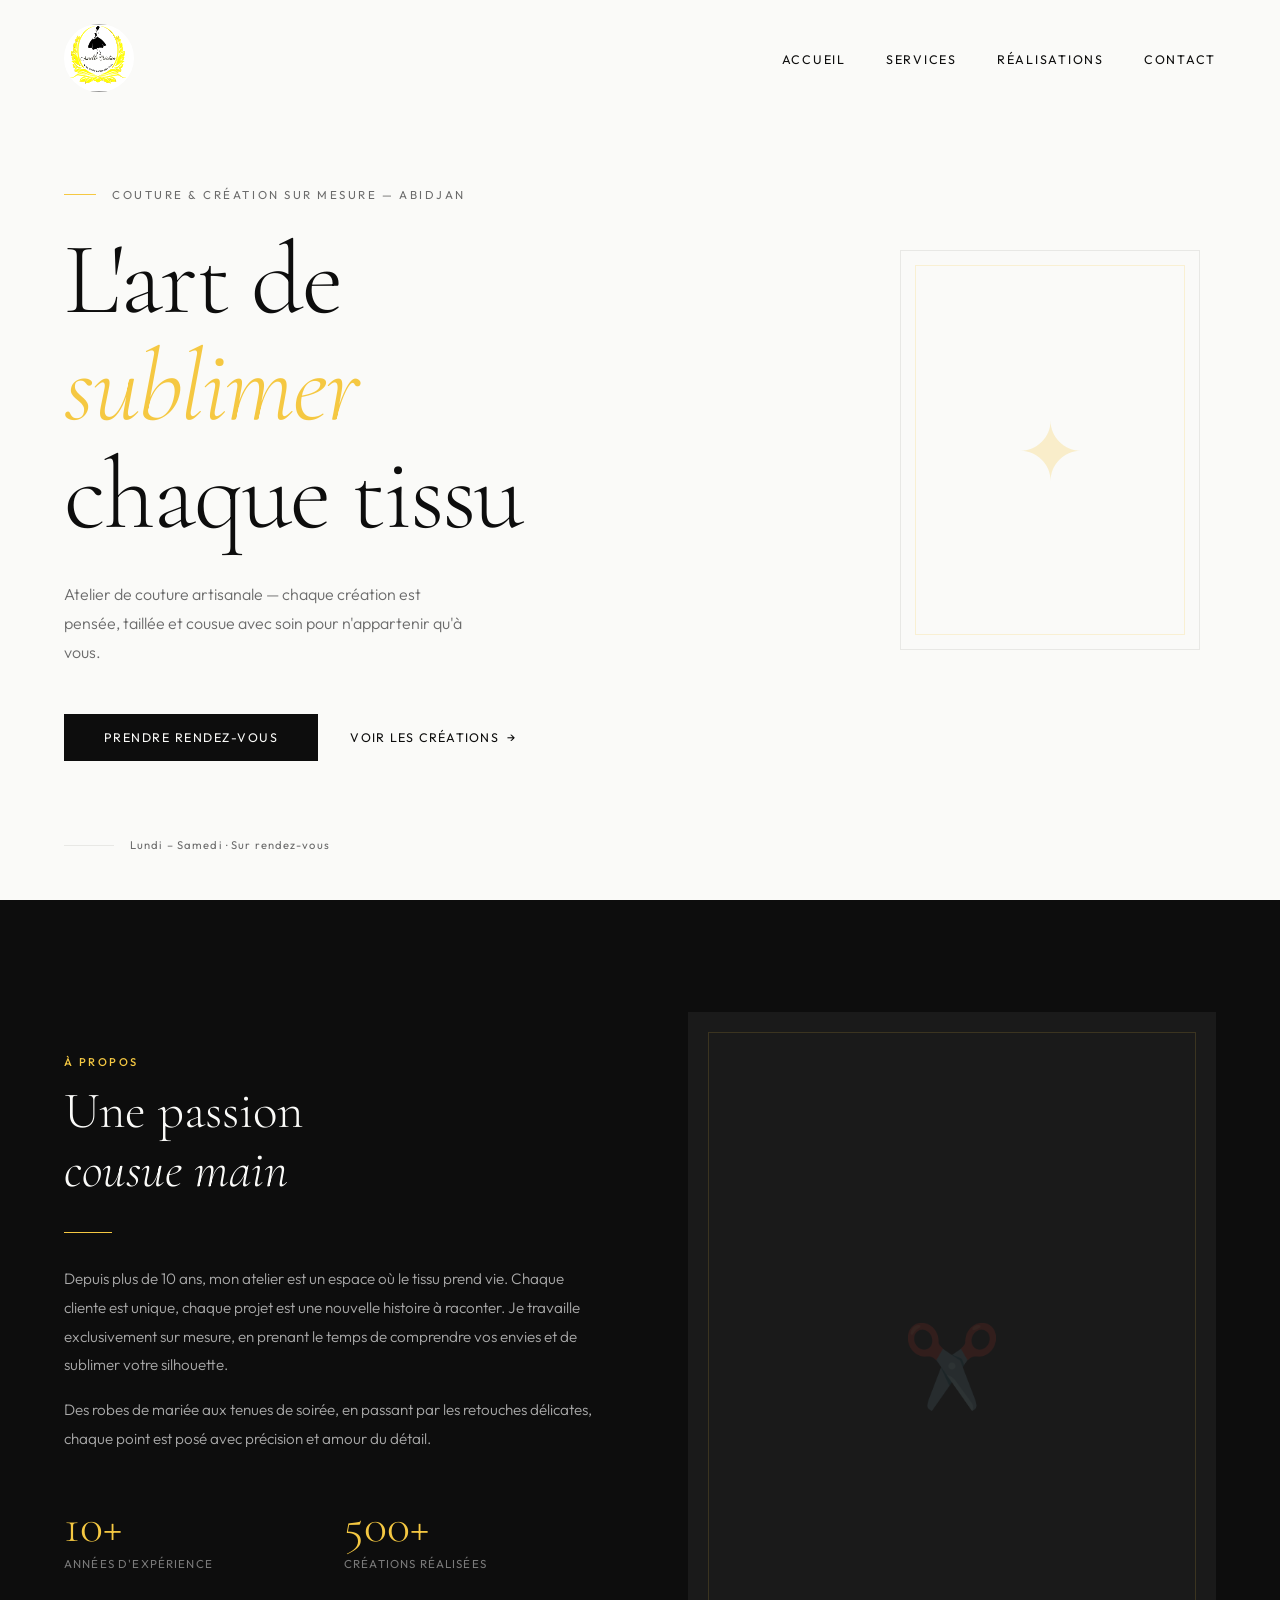
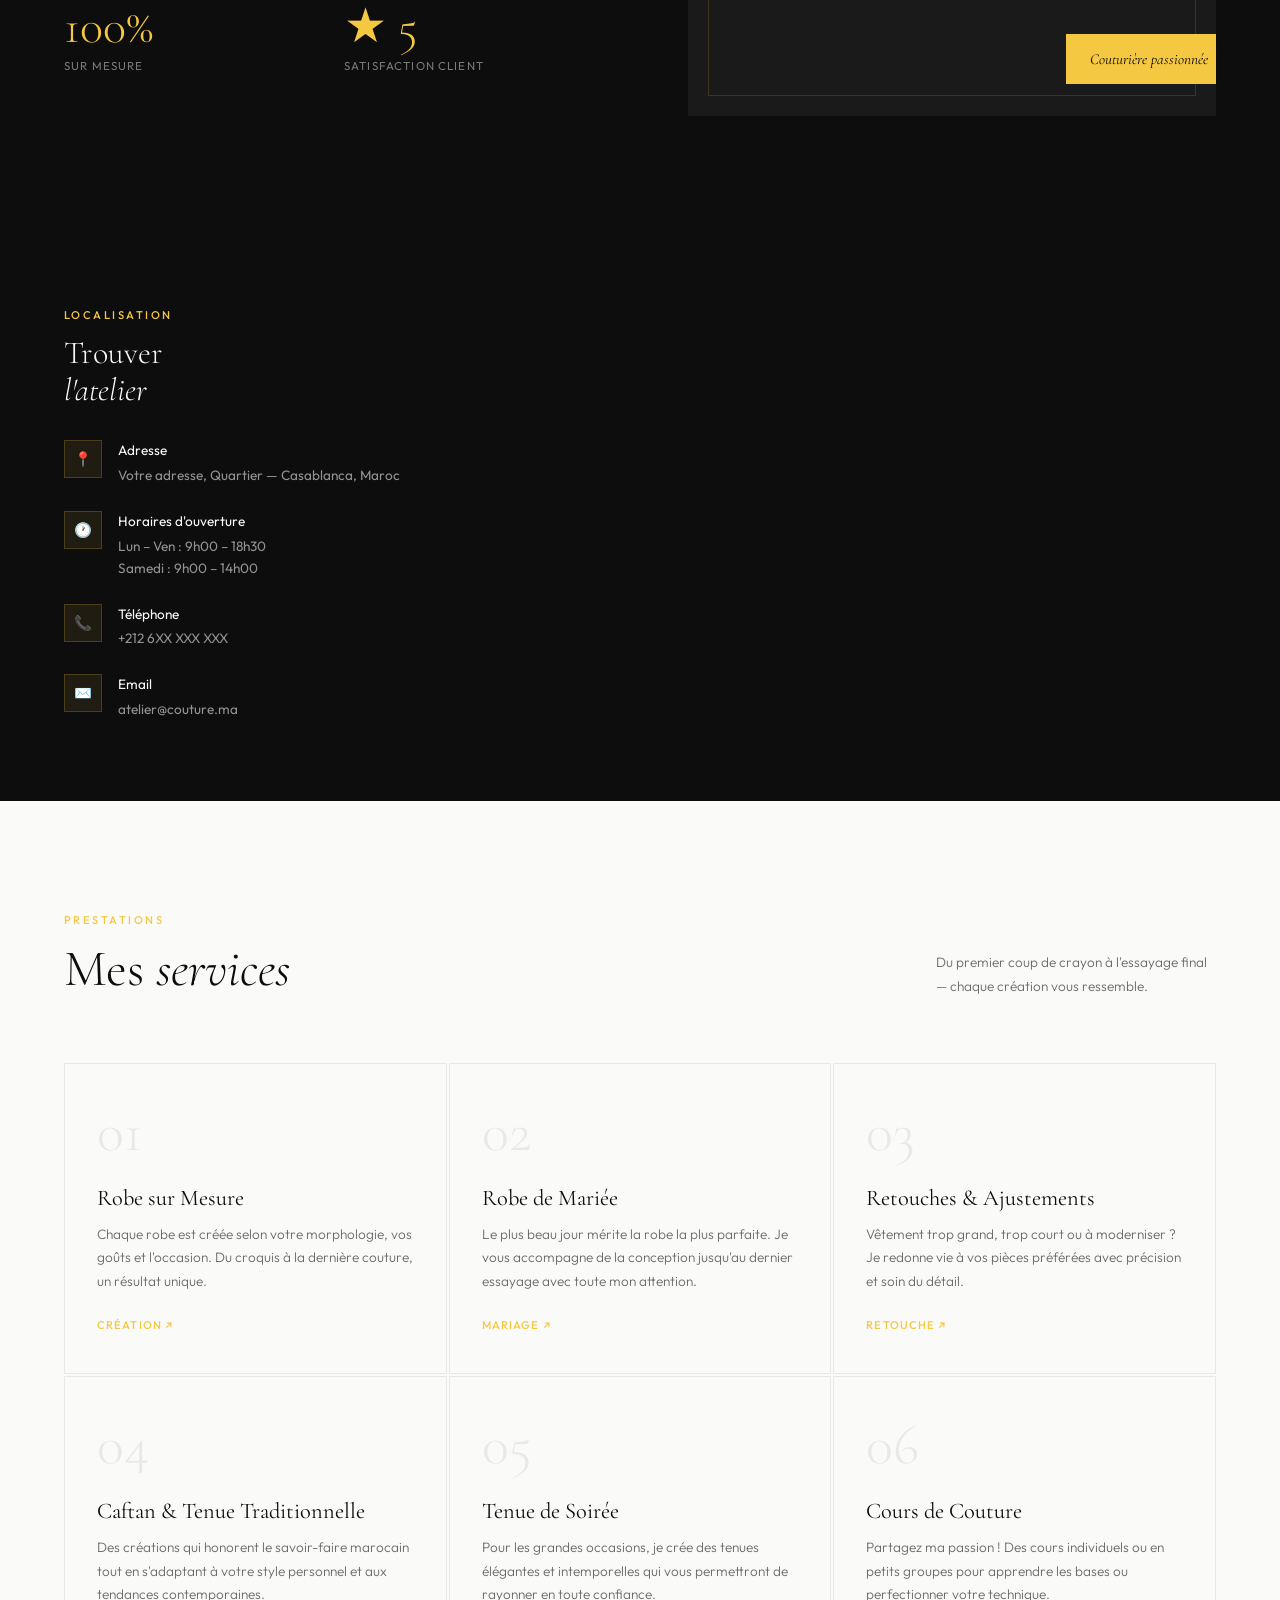
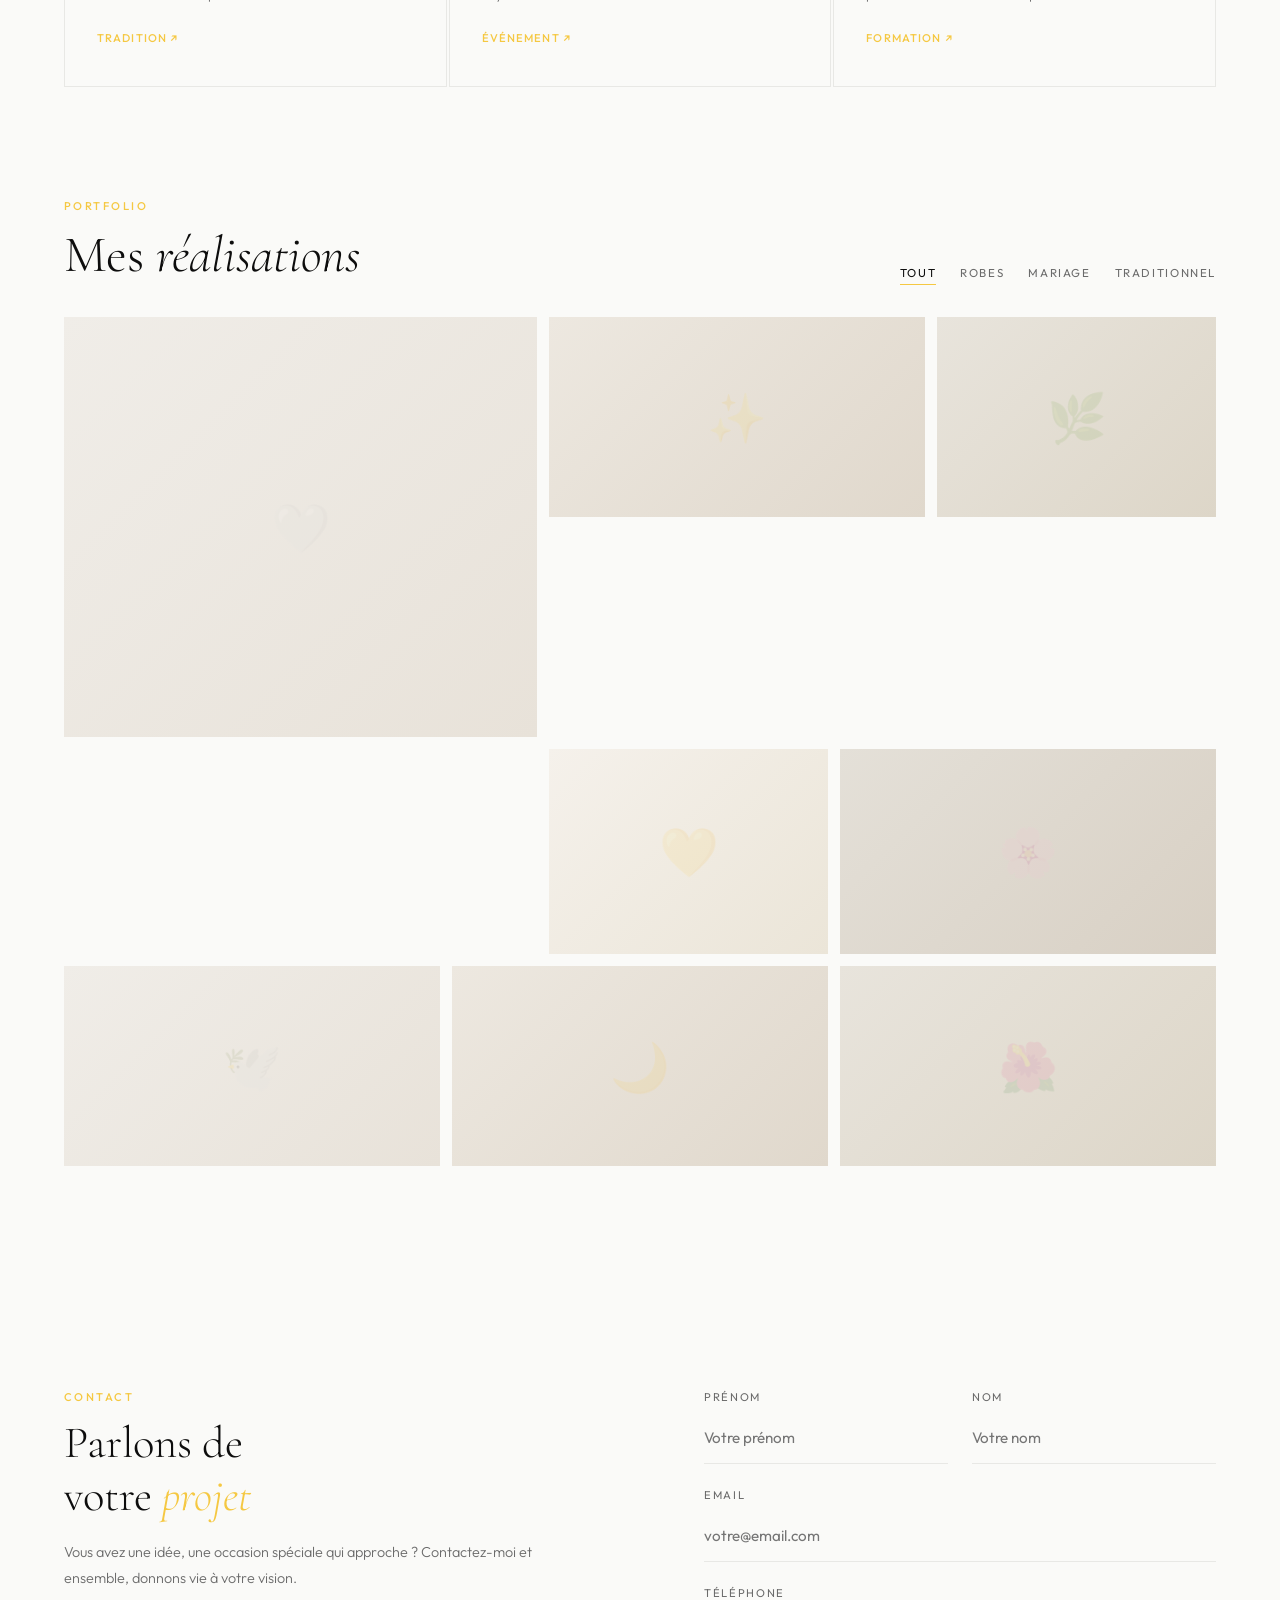
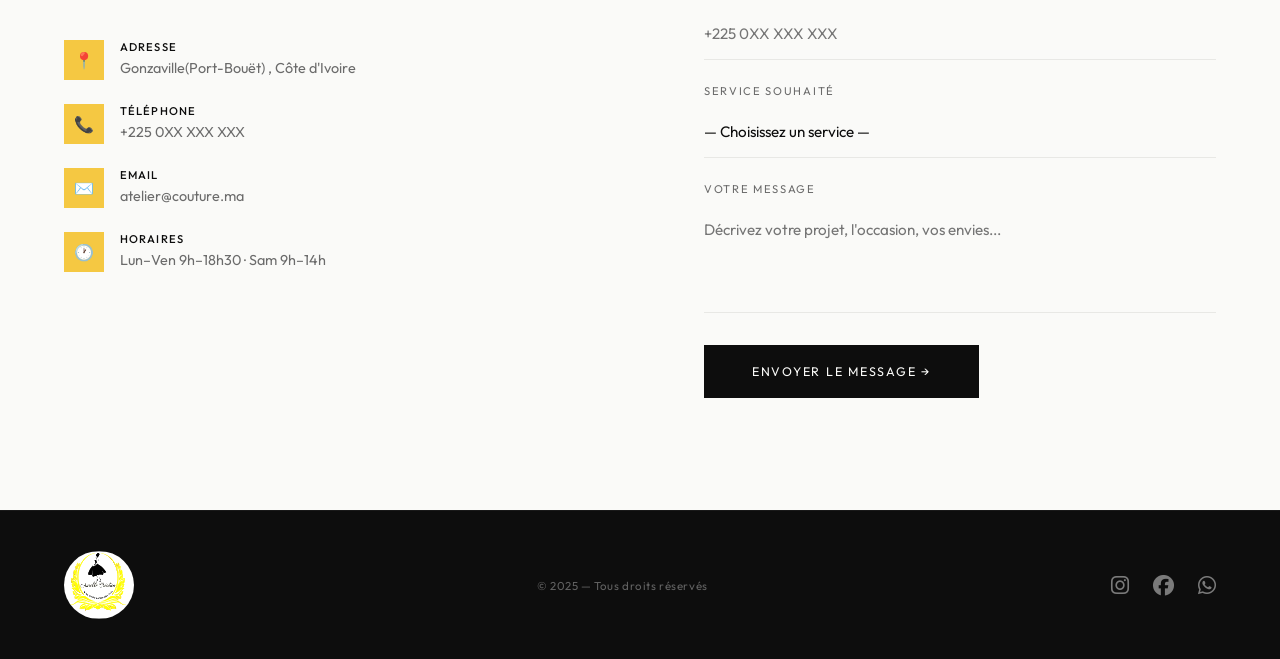
<file: accueil.html>
<!DOCTYPE html>
<html lang="fr">
<head>
  <meta charset="UTF-8">
  <meta name="viewport" content="width=device-width, initial-scale=1.0">
  <title>Aurelle Création — Vous rendre encore plus belle</title>
  <link href="https://fonts.googleapis.com/css2?family=Cormorant+Garamond:ital,wght@0,300;0,400;0,600;1,300;1,400&family=Outfit:wght@300;400;500&display=swap" rel="stylesheet">
  <link rel="stylesheet" href="https://cdnjs.cloudflare.com/ajax/libs/font-awesome/6.4.0/css/all.min.css">
  <style>
    :root {
      --yellow: #F5C842;
      --yellow-light: #FDF3CC;
      --white: #FAFAF8;
      --black: #0D0D0D;
      --gray: #6B6B6B;
      --gray-light: #E8E8E5;
      --font-display: 'Cormorant Garamond', serif;
      --font-body: 'Outfit', sans-serif;
    }
    * { margin: 0; padding: 0; box-sizing: border-box; }
    html { scroll-behavior: smooth; }
    body { font-family: var(--font-body); background: var(--white); color: var(--black); overflow-x: hidden; }

    /* ── NAV ── */
    nav {
      position: fixed; top: 0; left: 0; right: 0; z-index: 100;
      display: flex; justify-content: space-between; align-items: center;
      padding: 1.5rem 4rem;
      transition: background 0.4s, box-shadow 0.4s;
    }
    nav.scrolled {
      background: rgba(250,250,248,0.96);
      backdrop-filter: blur(12px);
      box-shadow: 0 1px 0 var(--gray-light);
    }
    .nav-logo {
      font-family: var(--font-display); font-size: 1.5rem; font-weight: 300;
      letter-spacing: 0.1em; color: var(--black); text-decoration: none;
    }
    .nav-logo span { color: var(--yellow); }
    .logo-img { 
      height: 68px; width: auto; object-fit: contain; display: block;
      border-radius: 50%;
      filter: brightness(1.2);
    }
    .footer-logo .logo-img { 
      height: 62px;
      filter: brightness(0) invert(1) brightness(1.2);
      border-radius: 50%;
    }
    .nav-links { display: flex; gap: 2.5rem; list-style: none; }
    .nav-links a {
      font-size: 0.78rem; font-weight: 400; letter-spacing: 0.14em;
      text-transform: uppercase; color: var(--black); text-decoration: none;
      position: relative; padding-bottom: 3px;
    }
    .nav-links a::after {
      content: ''; position: absolute; bottom: 0; left: 0;
      width: 0; height: 1px; background: var(--yellow); transition: width 0.3s;
    }
    .nav-links a:hover::after { width: 100%; }

    .hamburger { display: none; flex-direction: column; gap: 5px; cursor: pointer; }
    .hamburger span { display: block; width: 24px; height: 1.5px; background: var(--black); transition: all 0.3s; }
    .hamburger.open span:nth-child(1) { transform: translateY(6.5px) rotate(45deg); }
    .hamburger.open span:nth-child(2) { opacity: 0; }
    .hamburger.open span:nth-child(3) { transform: translateY(-6.5px) rotate(-45deg); }

    .mobile-menu {
      display: none; position: fixed; inset: 0; background: var(--white); z-index: 99;
      flex-direction: column; justify-content: center; align-items: center; gap: 2.5rem;
    }
    .mobile-menu.open { display: flex; }
    .mobile-menu a {
      font-family: var(--font-display); font-size: 2.8rem; font-weight: 300;
      color: var(--black); text-decoration: none; letter-spacing: 0.05em;
    }
    .mobile-menu a:hover { color: var(--yellow); }

    /* ── HERO ── */
    #accueil {
      min-height: 100vh; display: flex; flex-direction: column; justify-content: center;
      padding: 8rem 4rem 5rem; position: relative; overflow: hidden;
    }
    .hero-eyebrow {
      font-size: 0.72rem; font-weight: 400; letter-spacing: 0.22em;
      text-transform: uppercase; color: var(--gray); margin-bottom: 1.5rem;
      display: flex; align-items: center; gap: 1rem;
      opacity: 0; animation: fadeUp 0.8s ease forwards 0.2s;
    }
    .hero-eyebrow::before { content: ''; display: block; width: 2rem; height: 1px; background: var(--yellow); }
    .hero-title {
      font-family: var(--font-display);
      font-size: clamp(3.5rem, 8vw, 8rem);
      font-weight: 300; line-height: 1.05; letter-spacing: -0.02em; max-width: 820px;
      opacity: 0; animation: fadeUp 0.9s ease forwards 0.4s;
    }
    .hero-title em { font-style: italic; color: var(--yellow); }
    .hero-subtitle {
      margin-top: 2rem; font-size: 1rem; font-weight: 300; color: var(--gray);
      max-width: 400px; line-height: 1.8;
      opacity: 0; animation: fadeUp 0.9s ease forwards 0.6s;
    }
    .hero-cta {
      margin-top: 3rem; display: flex; gap: 2rem; align-items: center;
      opacity: 0; animation: fadeUp 0.9s ease forwards 0.8s;
    }
    .btn-primary {
      background: var(--black); color: var(--white);
      padding: 1rem 2.5rem; font-family: var(--font-body);
      font-size: 0.78rem; font-weight: 400; letter-spacing: 0.12em;
      text-transform: uppercase; text-decoration: none; transition: background 0.3s, color 0.3s;
    }
    .btn-primary:hover { background: var(--yellow); color: var(--black); }
    .btn-secondary {
      font-size: 0.78rem; font-weight: 400; letter-spacing: 0.1em;
      text-transform: uppercase; color: var(--black); text-decoration: none;
      display: flex; align-items: center; gap: 0.5rem;
    }
    .btn-secondary::after { content: '→'; transition: transform 0.3s; }
    .btn-secondary:hover::after { transform: translateX(5px); }

    .hero-deco {
      position: absolute; right: 5rem; top: 50%; transform: translateY(-50%);
      width: 300px; height: 400px;
      opacity: 0; animation: fadeIn 1.2s ease forwards 1s;
    }
    .hero-deco-inner {
      width: 100%; height: 100%; border: 1px solid var(--gray-light);
      position: relative; display: flex; align-items: center; justify-content: center;
    }
    .hero-deco-inner::before { content: '✦'; font-size: 5rem; color: var(--yellow); opacity: 0.25; }
    .hero-deco-inner::after { content: ''; position: absolute; inset: 14px; border: 1px solid rgba(245,200,66,0.2); }

    .thread-line {
      position: absolute; bottom: 3rem; left: 4rem;
      display: flex; align-items: center; gap: 1rem;
      font-size: 0.7rem; letter-spacing: 0.1em; color: var(--gray);
      opacity: 0; animation: fadeUp 0.8s ease forwards 1.2s;
    }
    .thread-line::before { content: ''; display: block; width: 50px; height: 1px; background: var(--gray-light); }

    /* ── SECTIONS COMMONS ── */
    section { padding: 7rem 4rem; }
    .section-tag { font-size: 0.7rem; letter-spacing: 0.22em; text-transform: uppercase; color: var(--yellow); font-weight: 500; margin-bottom: 0.8rem; }
    .section-title { font-family: var(--font-display); font-size: clamp(2.2rem, 4vw, 3.5rem); font-weight: 300; line-height: 1.15; }
    .section-title em { font-style: italic; }
    .divider { width: 3rem; height: 1px; background: var(--yellow); margin: 2rem 0; }

    /* ── À PROPOS ── */
    #apropos {
      background: var(--black); color: var(--white);
      display: grid; grid-template-columns: 1fr 1fr; gap: 6rem; align-items: center;
    }
    #apropos .section-title { color: var(--white); }
    .apropos-text { font-size: 0.95rem; font-weight: 300; line-height: 1.9; color: rgba(255,255,255,0.65); }
    .apropos-stats { display: grid; grid-template-columns: 1fr 1fr; gap: 2rem; margin-top: 3rem; }
    .stat-number { font-family: var(--font-display); font-size: 3rem; font-weight: 300; color: var(--yellow); line-height: 1; }
    .stat-label { font-size: 0.72rem; letter-spacing: 0.1em; text-transform: uppercase; color: rgba(255,255,255,0.45); margin-top: 0.4rem; }
    .apropos-portrait {
      width: 100%; aspect-ratio: 3/4; background: #1A1A1A;
      position: relative; display: flex; align-items: center; justify-content: center; overflow: hidden;
    }
    .apropos-portrait::before { content: ''; position: absolute; inset: 20px; border: 1px solid rgba(245,200,66,0.15); }
    .portrait-icon { font-size: 5rem; opacity: 0.12; }
    .portrait-badge {
      position: absolute; bottom: 2rem; right: -1rem;
      background: var(--yellow); color: var(--black);
      padding: 1rem 1.5rem; font-family: var(--font-display); font-size: 0.95rem; font-style: italic;
    }

    /* ── MAP ── */
    #map-section { padding: 0; background: var(--black); }
    .map-container { display: grid; grid-template-columns: 1fr 1.6fr; }
    .map-info { background: var(--black); color: var(--white); padding: 5rem 4rem; display: flex; flex-direction: column; justify-content: center; }
    .map-info .section-tag { color: var(--yellow); }
    .map-info .section-title { color: var(--white); font-size: 2rem; }
    .map-details { margin-top: 2rem; display: flex; flex-direction: column; gap: 1.5rem; }
    .map-detail-item { display: flex; gap: 1rem; align-items: flex-start; }
    .map-icon {
      width: 38px; height: 38px; background: rgba(245,200,66,0.08);
      border: 1px solid rgba(245,200,66,0.2);
      display: flex; align-items: center; justify-content: center; font-size: 0.9rem; flex-shrink: 0;
    }
    .map-detail-text { font-size: 0.85rem; color: rgba(255,255,255,0.55); line-height: 1.6; }
    .map-detail-text strong { color: var(--white); display: block; margin-bottom: 0.2rem; font-weight: 400; }
    .map-iframe-wrap { height: 450px; overflow: hidden; }
    .map-iframe-wrap iframe { width: 100%; height: 100%; border: none; filter: grayscale(20%) contrast(1.05); }

    /* ── SERVICES ── */
    #services { background: var(--white); }
    .services-header { display: flex; justify-content: space-between; align-items: flex-end; margin-bottom: 4rem; }
    .services-grid { display: grid; grid-template-columns: repeat(3, 1fr); gap: 2px; }
    .service-card {
      background: var(--white); border: 1px solid var(--gray-light);
      padding: 2.5rem 2rem; transition: all 0.4s; cursor: default;
      position: relative; overflow: hidden;
    }
    .service-card::before {
      content: ''; position: absolute; bottom: 0; left: 0;
      width: 0; height: 2px; background: var(--yellow); transition: width 0.4s;
    }
    .service-card:hover { background: var(--black); color: var(--white); }
    .service-card:hover::before { width: 100%; }
    .service-number { font-family: var(--font-display); font-size: 3.5rem; font-weight: 300; color: var(--gray-light); line-height: 1; margin-bottom: 1.5rem; transition: color 0.4s; }
    .service-card:hover .service-number { color: rgba(245,200,66,0.15); }
    .service-name { font-family: var(--font-display); font-size: 1.4rem; font-weight: 400; margin-bottom: 0.75rem; }
    .service-desc { font-size: 0.85rem; font-weight: 300; line-height: 1.75; color: var(--gray); transition: color 0.4s; }
    .service-card:hover .service-desc { color: rgba(255,255,255,0.55); }
    .service-tag { display: inline-block; margin-top: 1.5rem; font-size: 0.7rem; letter-spacing: 0.1em; text-transform: uppercase; color: var(--yellow); font-weight: 500; }

    /* ── RÉALISATIONS ── */
    #realisations { background: var(--white); padding-top: 0; }
    .realisations-header { display: flex; justify-content: space-between; align-items: flex-end; margin-bottom: 2rem; flex-wrap: wrap; gap: 1rem; }
    .filter-tabs { display: flex; gap: 1.5rem; flex-wrap: wrap; }
    .filter-tab {
      font-size: 0.72rem; letter-spacing: 0.14em; text-transform: uppercase; font-weight: 400;
      cursor: pointer; padding-bottom: 4px; border: none; border-bottom: 1px solid transparent;
      color: var(--gray); transition: all 0.3s; background: none; font-family: var(--font-body);
    }
    .filter-tab.active, .filter-tab:hover { color: var(--black); border-bottom-color: var(--yellow); }

    .portfolio-grid {
      display: grid; grid-template-columns: repeat(12, 1fr);
      grid-auto-rows: auto; gap: 0.75rem;
    }
    .portfolio-item { position: relative; overflow: hidden; cursor: pointer; background: #F0EDE8; transition: opacity 0.4s, transform 0.4s; }
    .portfolio-item:nth-child(1) { grid-column: 1/6; height: 420px; }
    .portfolio-item:nth-child(2) { grid-column: 6/10; height: 200px; }
    .portfolio-item:nth-child(3) { grid-column: 10/13; height: 200px; }
    .portfolio-item:nth-child(4) { grid-column: 6/9; height: 205px; }
    .portfolio-item:nth-child(5) { grid-column: 9/13; height: 205px; }
    .portfolio-item:nth-child(6) { grid-column: 1/5; height: 200px; }
    .portfolio-item:nth-child(7) { grid-column: 5/9; height: 200px; }
    .portfolio-item:nth-child(8) { grid-column: 9/13; height: 200px; }

    .portfolio-img { width: 100%; height: 100%; display: flex; align-items: center; justify-content: center; font-size: 3rem; color: rgba(0,0,0,0.1); transition: transform 0.6s ease; }
    .portfolio-overlay {
      position: absolute; inset: 0; background: rgba(13,13,13,0.72);
      display: flex; flex-direction: column; justify-content: flex-end;
      padding: 1.5rem; opacity: 0; transition: opacity 0.4s;
    }
    .portfolio-item:hover .portfolio-overlay { opacity: 1; }
    .portfolio-item:hover .portfolio-img { transform: scale(1.06); }
    .portfolio-title { font-family: var(--font-display); font-size: 1.3rem; font-weight: 400; color: var(--white); font-style: italic; }
    .portfolio-cat { font-size: 0.7rem; letter-spacing: 0.15em; text-transform: uppercase; color: var(--yellow); margin-top: 0.3rem; }

    .ph-1 { background: linear-gradient(135deg,#F0EDE8,#E8E2D9); }
    .ph-2 { background: linear-gradient(135deg,#EDE8E0,#E0D8CC); }
    .ph-3 { background: linear-gradient(135deg,#E8E4DC,#DDD6C8); }
    .ph-4 { background: linear-gradient(135deg,#F5F1EB,#EBE5D8); }
    .ph-5 { background: linear-gradient(135deg,#E4E0D8,#D8D0C4); }

    /* ── CONTACT ── */
    #contact { background: var(--white); display: grid; grid-template-columns: 1fr 1fr; gap: 8rem; align-items: start; }
    .contact-info-title { font-family: var(--font-display); font-size: clamp(2rem, 3.5vw, 3rem); font-weight: 300; line-height: 1.2; margin-bottom: 1rem; }
    .contact-info-title em { font-style: italic; color: var(--yellow); }
    .contact-details { display: flex; flex-direction: column; gap: 1.5rem; margin-top: 3rem; }
    .contact-item { display: flex; gap: 1rem; align-items: flex-start; }
    .contact-icon { width: 40px; height: 40px; background: var(--yellow); display: flex; align-items: center; justify-content: center; font-size: 1rem; flex-shrink: 0; }
    .contact-text strong { display: block; font-size: 0.7rem; letter-spacing: 0.1em; text-transform: uppercase; margin-bottom: 0.2rem; font-weight: 500; }
    .contact-text span { font-size: 0.9rem; color: var(--gray); }

    .contact-form { display: flex; flex-direction: column; gap: 1.5rem; }
    .form-group { display: flex; flex-direction: column; gap: 0.5rem; }
    .form-group label { font-size: 0.7rem; letter-spacing: 0.15em; text-transform: uppercase; color: var(--gray); }
    .form-group input, .form-group textarea, .form-group select {
      width: 100%; padding: 1rem 0; border: none; border-bottom: 1px solid var(--gray-light);
      background: transparent; font-family: var(--font-body); font-size: 0.95rem;
      color: var(--black); outline: none; transition: border-color 0.3s; resize: none; -webkit-appearance: none; appearance: none;
    }
    .form-group input:focus, .form-group textarea:focus, .form-group select:focus { border-bottom-color: var(--yellow); }
    .form-row { display: grid; grid-template-columns: 1fr 1fr; gap: 1.5rem; }
    .btn-submit {
      margin-top: 0.5rem; background: var(--black); color: var(--white); border: none;
      padding: 1.2rem 3rem; font-family: var(--font-body); font-size: 0.78rem; font-weight: 400;
      letter-spacing: 0.14em; text-transform: uppercase; cursor: pointer; transition: background 0.3s, color 0.3s; align-self: flex-start;
    }
    .btn-submit:hover { background: var(--yellow); color: var(--black); }

    /* ── FOOTER ── */
    footer {
      background: var(--black); color: var(--white); padding: 2.5rem 4rem;
      display: flex; justify-content: space-between; align-items: center;
      border-top: 1px solid rgba(255,255,255,0.05);
    }
    .footer-logo { font-family: var(--font-display); font-size: 1.3rem; font-weight: 300; letter-spacing: 0.1em; }
    .footer-logo span { color: var(--yellow); }
    .footer-copy { font-size: 0.72rem; color: rgba(255,255,255,0.35); letter-spacing: 0.05em; }
    .footer-social { display: flex; gap: 1.5rem; }
    .footer-social a { font-size: 1.3rem; color: rgba(255,255,255,0.45); text-decoration: none; transition: color 0.3s; display: flex; align-items: center; justify-content: center; }
    .footer-social a:hover { color: var(--yellow); }

    /* ── ANIMATIONS ── */
    @keyframes fadeUp { from { opacity:0; transform:translateY(22px); } to { opacity:1; transform:translateY(0); } }
    @keyframes fadeIn { from { opacity:0; } to { opacity:1; } }
    .reveal { opacity:0; transform:translateY(28px); transition: opacity 0.85s ease, transform 0.85s ease; }
    .reveal.visible { opacity:1; transform:translateY(0); }
    .reveal-delay-1 { transition-delay:0.12s; }
    .reveal-delay-2 { transition-delay:0.24s; }
    .reveal-delay-3 { transition-delay:0.36s; }
    .reveal-delay-4 { transition-delay:0.48s; }

    /* ── RESPONSIVE ── */
    @media (max-width: 1024px) {
      nav { padding: 1.5rem 2rem; }
      section { padding: 5rem 2rem; }
      #accueil { padding: 7rem 2rem 4rem; }
      .hero-deco { display: none; }
      .services-grid { grid-template-columns: repeat(2,1fr); }
      #apropos { grid-template-columns: 1fr; gap: 3rem; }
      .apropos-portrait { max-height: 320px; }
      #contact { grid-template-columns: 1fr; gap: 4rem; }
      .map-container { grid-template-columns: 1fr; }
      .map-iframe-wrap { height: 300px; }
      footer { flex-direction: column; gap: 1.5rem; text-align: center; }
    }
    @media (max-width: 768px) {
      .nav-links { display: none; }
      .hamburger { display: flex; }
      .services-grid { grid-template-columns: 1fr; }
      .portfolio-item:nth-child(1) { grid-column: 1/-1; height: 260px; }
      .portfolio-item:nth-child(2) { grid-column: 1/7; height: 170px; }
      .portfolio-item:nth-child(3) { grid-column: 7/-1; height: 170px; }
      .portfolio-item:nth-child(4) { grid-column: 1/7; height: 170px; }
      .portfolio-item:nth-child(5) { grid-column: 7/-1; height: 170px; }
      .portfolio-item:nth-child(6) { grid-column: 1/-1; height: 170px; }
      .portfolio-item:nth-child(7),
      .portfolio-item:nth-child(8) { display: none; }
      .form-row { grid-template-columns: 1fr; }
      .services-header, .realisations-header { flex-direction: column; align-items: flex-start; gap: 1rem; }
      .thread-line { display: none; }
      .map-info { padding: 3rem 2rem; }
    }
  </style>
</head>
<body>

<!-- ═══════════════════════════ NAV ═══════════════════════════ -->
<nav id="navbar">
  <a href="#accueil" class="nav-logo"><img src="Aurelle_couture.jpeg" class="logo-img"></a>
  <ul class="nav-links">
    <li><a href="#accueil">Accueil</a></li>
    <li><a href="#services">Services</a></li>
    <li><a href="#realisations">Réalisations</a></li>
    <li><a href="#contact">Contact</a></li>
  </ul>
  <div class="hamburger" id="hamburger" onclick="toggleMenu()">
    <span></span><span></span><span></span>
  </div>
</nav>

<div class="mobile-menu" id="mobileMenu">
  <a href="#accueil" onclick="closeMenu()">Accueil</a>
  <a href="#services" onclick="closeMenu()">Services</a>
  <a href="#realisations" onclick="closeMenu()">Réalisations</a>
  <a href="#contact" onclick="closeMenu()">Contact</a>
</div>

<!-- ═══════════════════════════ HERO ═══════════════════════════ -->
<section id="accueil">
  <div class="hero-eyebrow">Couture & Création sur Mesure — Abidjan</div>
  <h1 class="hero-title">L'art de<br><em>sublimer</em><br>chaque tissu</h1>
  <p class="hero-subtitle">Atelier de couture artisanale — chaque création est pensée, taillée et cousue avec soin pour n'appartenir qu'à vous.</p>
  <div class="hero-cta">
    <a href="#contact" class="btn-primary">Prendre rendez-vous</a>
    <a href="#realisations" class="btn-secondary">Voir les créations</a>
  </div>
  <div class="hero-deco"><div class="hero-deco-inner"></div></div>
  <div class="thread-line">Lundi – Samedi · Sur rendez-vous</div>
</section>

<!-- ═══════════════════════════ À PROPOS ═══════════════════════════ -->
<section id="apropos">
  <div class="reveal">
    <div class="section-tag">À propos</div>
    <h2 class="section-title">Une passion<br><em>cousue main</em></h2>
    <div class="divider"></div>
    <p class="apropos-text">Depuis plus de 10 ans, mon atelier est un espace où le tissu prend vie.
      Chaque cliente est unique, chaque projet est une nouvelle histoire à raconter.
      Je travaille exclusivement sur mesure, en prenant le temps de comprendre vos envies et de sublimer votre silhouette.
    </p>
    <p class="apropos-text" style="margin-top:1rem">Des robes de mariée aux tenues de soirée, en passant par les retouches délicates, chaque point est posé avec précision et amour du détail.</p>
    <div class="apropos-stats">
      <div class="stat-item reveal reveal-delay-1">
        <div class="stat-number">10+</div>
        <div class="stat-label">Années d'expérience</div>
      </div>
      <div class="stat-item reveal reveal-delay-2">
        <div class="stat-number">500+</div>
        <div class="stat-label">Créations réalisées</div>
      </div>
      <div class="stat-item reveal reveal-delay-3">
        <div class="stat-number">100%</div>
        <div class="stat-label">Sur mesure</div>
      </div>
      <div class="stat-item reveal reveal-delay-4">
        <div class="stat-number">★ 5</div>
        <div class="stat-label">Satisfaction client</div>
      </div>
    </div>
  </div>
  <div class="apropos-portrait reveal reveal-delay-2">
    <div class="portrait-icon">✂️</div>
    <div class="portrait-badge">Couturière passionnée</div>
  </div>
</section>

<!-- ═══════════════════════════ MAP ═══════════════════════════ -->
<div id="map-section">
  <div class="map-container">
    <div class="map-info reveal">
      <div class="section-tag">Localisation</div>
      <h2 class="section-title">Trouver<br><em>l'atelier</em></h2>
      <div class="map-details">
        <div class="map-detail-item">
          <div class="map-icon">📍</div>
          <div class="map-detail-text">
            <strong>Adresse</strong>
            Votre adresse, Quartier — Casablanca, Maroc
          </div>
        </div>
        <div class="map-detail-item">
          <div class="map-icon">🕐</div>
          <div class="map-detail-text">
            <strong>Horaires d'ouverture</strong>
            Lun – Ven : 9h00 – 18h30<br>Samedi : 9h00 – 14h00
          </div>
        </div>
        <div class="map-detail-item">
          <div class="map-icon">📞</div>
          <div class="map-detail-text">
            <strong>Téléphone</strong>
            +212 6XX XXX XXX
          </div>
        </div>
        <div class="map-detail-item">
          <div class="map-icon">✉️</div>
          <div class="map-detail-text">
            <strong>Email</strong>
            atelier@couture.ma
          </div>
        </div>
      </div>
    </div>
    <div class="map-iframe-wrap">
      <!-- Remplacez les coordonnées par celles de votre atelier -->
      <iframe
        src="https://www.openstreetmap.org/export/embed.html?bbox=-7.65%2C33.54%2C-7.55%2C33.62&layer=mapnik&marker=33.5731,-7.5898"
        title="Localisation de l'atelier"
        loading="lazy"
        allowfullscreen>
      </iframe>
    </div>
  </div>
</div>

<!-- ═══════════════════════════ SERVICES ═══════════════════════════ -->
<section id="services">
  <div class="services-header">
    <div>
      <div class="section-tag reveal">Prestations</div>
      <h2 class="section-title reveal">Mes <em>services</em></h2>
    </div>
    <p style="max-width:280px;font-size:0.85rem;color:var(--gray);font-weight:300;line-height:1.75" class="reveal">
      Du premier coup de crayon à l'essayage final — chaque création vous ressemble.
    </p>
  </div>
  <div class="services-grid">
    <div class="service-card reveal">
      <div class="service-number">01</div>
      <div class="service-name">Robe sur Mesure</div>
      <p class="service-desc">Chaque robe est créée selon votre morphologie, vos goûts et l'occasion. Du croquis à la dernière couture, un résultat unique.</p>
      <span class="service-tag">Création ↗</span>
    </div>
    <div class="service-card reveal reveal-delay-1">
      <div class="service-number">02</div>
      <div class="service-name">Robe de Mariée</div>
      <p class="service-desc">Le plus beau jour mérite la robe la plus parfaite. Je vous accompagne de la conception jusqu'au dernier essayage avec toute mon attention.</p>
      <span class="service-tag">Mariage ↗</span>
    </div>
    <div class="service-card reveal reveal-delay-2">
      <div class="service-number">03</div>
      <div class="service-name">Retouches & Ajustements</div>
      <p class="service-desc">Vêtement trop grand, trop court ou à moderniser ? Je redonne vie à vos pièces préférées avec précision et soin du détail.</p>
      <span class="service-tag">Retouche ↗</span>
    </div>
    <div class="service-card reveal reveal-delay-1">
      <div class="service-number">04</div>
      <div class="service-name">Caftan & Tenue Traditionnelle</div>
      <p class="service-desc">Des créations qui honorent le savoir-faire marocain tout en s'adaptant à votre style personnel et aux tendances contemporaines.</p>
      <span class="service-tag">Tradition ↗</span>
    </div>
    <div class="service-card reveal reveal-delay-2">
      <div class="service-number">05</div>
      <div class="service-name">Tenue de Soirée</div>
      <p class="service-desc">Pour les grandes occasions, je crée des tenues élégantes et intemporelles qui vous permettront de rayonner en toute confiance.</p>
      <span class="service-tag">Événement ↗</span>
    </div>
    <div class="service-card reveal reveal-delay-3">
      <div class="service-number">06</div>
      <div class="service-name">Cours de Couture</div>
      <p class="service-desc">Partagez ma passion ! Des cours individuels ou en petits groupes pour apprendre les bases ou perfectionner votre technique.</p>
      <span class="service-tag">Formation ↗</span>
    </div>
  </div>
</section>

<!-- ═══════════════════════════ RÉALISATIONS ═══════════════════════════ -->
<section id="realisations">
  <div class="realisations-header">
    <div>
      <div class="section-tag reveal">Portfolio</div>
      <h2 class="section-title reveal">Mes <em>réalisations</em></h2>
    </div>
    <div class="filter-tabs">
      <button class="filter-tab active" onclick="filterPortfolio('all',this)">Tout</button>
      <button class="filter-tab" onclick="filterPortfolio('robe',this)">Robes</button>
      <button class="filter-tab" onclick="filterPortfolio('mariage',this)">Mariage</button>
      <button class="filter-tab" onclick="filterPortfolio('traditionnel',this)">Traditionnel</button>
    </div>
  </div>
  <div class="portfolio-grid" id="portfolioGrid">
    <div class="portfolio-item ph-1" data-cat="mariage">
      <div class="portfolio-img">🤍</div>
      <div class="portfolio-overlay">
        <div class="portfolio-title">Robe de Mariée</div>
        <div class="portfolio-cat">Mariage · Dentelle & Soie</div>
      </div>
    </div>
    <div class="portfolio-item ph-2" data-cat="robe">
      <div class="portfolio-img">✨</div>
      <div class="portfolio-overlay">
        <div class="portfolio-title">Robe de Soirée</div>
        <div class="portfolio-cat">Soirée · Velours</div>
      </div>
    </div>
    <div class="portfolio-item ph-3" data-cat="traditionnel">
      <div class="portfolio-img">🌿</div>
      <div class="portfolio-overlay">
        <div class="portfolio-title">Caftan Brodé</div>
        <div class="portfolio-cat">Traditionnel · Soie</div>
      </div>
    </div>
    <div class="portfolio-item ph-4" data-cat="robe">
      <div class="portfolio-img">💛</div>
      <div class="portfolio-overlay">
        <div class="portfolio-title">Robe Cocktail</div>
        <div class="portfolio-cat">Événement · Satin</div>
      </div>
    </div>
    <div class="portfolio-item ph-5" data-cat="traditionnel">
      <div class="portfolio-img">🌸</div>
      <div class="portfolio-overlay">
        <div class="portfolio-title">Takchita Moderne</div>
        <div class="portfolio-cat">Traditionnel · Organza</div>
      </div>
    </div>
    <div class="portfolio-item ph-1" data-cat="mariage">
      <div class="portfolio-img">🕊️</div>
      <div class="portfolio-overlay">
        <div class="portfolio-title">Voile & Accessoires</div>
        <div class="portfolio-cat">Mariage · Tulle</div>
      </div>
    </div>
    <div class="portfolio-item ph-2" data-cat="robe">
      <div class="portfolio-img">🌙</div>
      <div class="portfolio-overlay">
        <div class="portfolio-title">Robe Longue</div>
        <div class="portfolio-cat">Soirée · Mousseline</div>
      </div>
    </div>
    <div class="portfolio-item ph-3" data-cat="traditionnel">
      <div class="portfolio-img">🌺</div>
      <div class="portfolio-overlay">
        <div class="portfolio-title">Ceinture Brodée</div>
        <div class="portfolio-cat">Accessoire · Broderie</div>
      </div>
    </div>
  </div>
</section>

<!-- ═══════════════════════════ CONTACT ═══════════════════════════ -->
<section id="contact">
  <div class="reveal">
    <div class="section-tag">Contact</div>
    <h2 class="contact-info-title">Parlons de<br>votre <em>projet</em></h2>
    <p style="font-size:0.9rem;color:var(--gray);font-weight:300;line-height:1.8;margin-top:1rem">
      Vous avez une idée, une occasion spéciale qui approche ? Contactez-moi et ensemble, donnons vie à votre vision.
    </p>
    <div class="contact-details">
      <div class="contact-item">
        <div class="contact-icon">📍</div>
        <div class="contact-text"><strong>Adresse</strong><span>Gonzaville(Port-Bouët) , Côte d'Ivoire</span></div>
      </div>
      <div class="contact-item">
        <div class="contact-icon">📞</div>
        <div class="contact-text"><strong>Téléphone</strong><span>+225 0XX XXX XXX</span></div>
      </div>
      <div class="contact-item">
        <div class="contact-icon">✉️</div>
        <div class="contact-text"><strong>Email</strong><span>atelier@couture.ma</span></div>
      </div>
      <div class="contact-item">
        <div class="contact-icon">🕐</div>
        <div class="contact-text"><strong>Horaires</strong><span>Lun–Ven 9h–18h30 · Sam 9h–14h</span></div>
      </div>
    </div>
  </div>
  <div class="reveal reveal-delay-2">
    <form class="contact-form" action="https://formsubmit.co/kouamepaulmichel@gmail.com" method="POST">
      <input type="hidden" name="_subject" value="Nouvelle demande de contact - Atelier Aurelle">
      <input type="hidden" name="_captcha" value="false">
      <div class="form-row">
        <div class="form-group">
          <label>Prénom</label>
          <input type="text" name="prenom" placeholder="Votre prénom" required />
        </div>
        <div class="form-group">
          <label>Nom</label>
          <input type="text" name="nom" placeholder="Votre nom" required />
        </div>
      </div>
      <div class="form-group">
        <label>Email</label>
        <input type="email" name="email" placeholder="votre@email.com" required />
      </div>
      <div class="form-group">
        <label>Téléphone</label>
        <input type="tel" name="telephone" placeholder="+225 0XX XXX XXX" />
      </div>
      <div class="form-group">
        <label>Service souhaité</label>
        <select name="service">
          <option value="">— Choisissez un service —</option>
          <option>Robe sur Mesure</option>
          <option>Robe de Mariée</option>
          <option>Retouches & Ajustements</option>
          <option>Caftan & Tenue Traditionnelle</option>
          <option>Tenue de Soirée</option>
          <option>Cours de Couture</option>
          <option>Autre</option>
        </select>
      </div>
      <div class="form-group">
        <label>Votre message</label>
        <textarea name="message" rows="4" placeholder="Décrivez votre projet, l'occasion, vos envies..."></textarea>
      </div>
      <button type="submit" class="btn-submit" id="submitBtn">Envoyer le message →</button>
    </form>
  </div>
</section>

<!-- ═══════════════════════════ FOOTER ═══════════════════════════ -->
<footer>
    <a href="#accueil" class="nav-logo"><img src="Aurelle_couture.jpeg" class="logo-img"></a>
  <div class="footer-copy">© 2025 — Tous droits réservés</div>
  <div class="footer-social">
    <a href="#" title="Instagram"><i class="fab fa-instagram"></i></a>
    <a href="#" title="Facebook"><i class="fab fa-facebook"></i></a>
    <a href="#" title="WhatsApp"><i class="fab fa-whatsapp"></i></a>
  </div>
</footer>

<script>
  // ── Nav scroll ──
  window.addEventListener('scroll', () => {
    document.getElementById('navbar').classList.toggle('scrolled', window.scrollY > 50);
  });

  // ── Mobile menu ──
  function toggleMenu() {
    const h = document.getElementById('hamburger');
    const m = document.getElementById('mobileMenu');
    h.classList.toggle('open');
    m.classList.toggle('open');
  }
  function closeMenu() {
    document.getElementById('hamburger').classList.remove('open');
    document.getElementById('mobileMenu').classList.remove('open');
  }

  // ── Scroll Reveal ──
  const observer = new IntersectionObserver((entries) => {
    entries.forEach(e => { if (e.isIntersecting) e.target.classList.add('visible'); });
  }, { threshold: 0.1 });
  document.querySelectorAll('.reveal').forEach(el => observer.observe(el));

  // ── Portfolio Filter ──
  function filterPortfolio(cat, btn) {
    document.querySelectorAll('.filter-tab').forEach(t => t.classList.remove('active'));
    btn.classList.add('active');
    document.querySelectorAll('.portfolio-item').forEach(item => {
      const match = cat === 'all' || item.dataset.cat === cat;
      item.style.opacity = match ? '1' : '0.2';
      item.style.transform = match ? 'scale(1)' : 'scale(0.97)';
    });
  }

  // ── Contact Form ──
  function sendMessage(e) {
    e.preventDefault();
    const btn = document.getElementById('submitBtn');
    btn.textContent = 'Message envoyé ✓';
    btn.style.background = 'var(--yellow)';
    btn.style.color = 'var(--black)';
    btn.disabled = true;
    setTimeout(() => {
      btn.textContent = 'Envoyer le message →';
      btn.style.background = '';
      btn.style.color = '';
      btn.disabled = false;
      e.target.reset();
    }, 3500);
  }
</script>
</body>
</html>
</file>
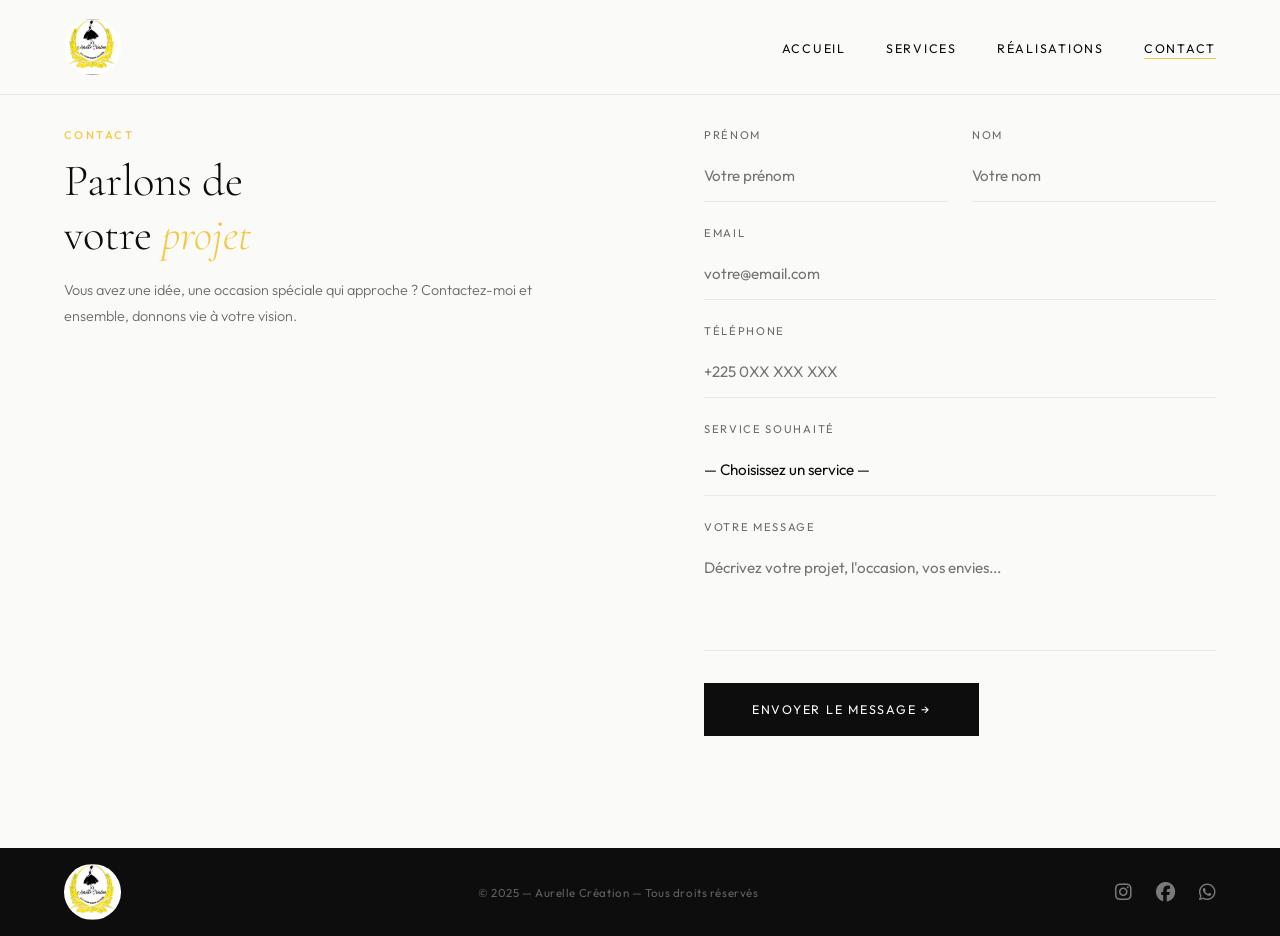
<file: contact.html>
<!DOCTYPE html>
<html lang="fr">
<head>
  <meta charset="UTF-8">
  <meta name="viewport" content="width=device-width, initial-scale=1.0">
  <title>Aurelle Création — Vous rendre encore plus belle</title>
  <link href="https://fonts.googleapis.com/css2?family=Cormorant+Garamond:ital,wght@0,300;0,400;0,600;1,300;1,400&family=Outfit:wght@300;400;500&display=swap" rel="stylesheet">
  <link rel="stylesheet" href="https://cdnjs.cloudflare.com/ajax/libs/font-awesome/6.4.0/css/all.min.css">
  <link rel="stylesheet" href="styles.css">
  <script src="jv.js" defer></script>
</head>
<body>

<!-- ═══════════════════════════ NAV ═══════════════════════════ -->
<nav id="navbar">
  <a href="index.html" class="nav-logo"><img src="Aurelle_couture.jpeg" class="logo-img"></a>
  <ul class="nav-links">
    <li><a href="index.html">Accueil</a></li>
    <li><a href="services.html">Services</a></li>
    <li><a href="realisations.html">Réalisations</a></li>
    <li><a href="contact.html">Contact</a></li>
  </ul>
  <div class="hamburger" id="hamburger" onclick="toggleMenu()">
    <span></span><span></span><span></span>
  </div>
</nav>

<div class="mobile-menu" id="mobileMenu">
  <a href="index.html" onclick="closeMenu()">Accueil</a>
  <a href="services.html" onclick="closeMenu()">Services</a>
  <a href="realisations.html" onclick="closeMenu()">Réalisations</a>
  <a href="contact.html" onclick="closeMenu()">Contact</a>
</div>


<section id="contact">
  <div class="reveal">
    <div class="section-tag">Contact</div>
    <h2 class="contact-info-title">Parlons de<br>votre <em>projet</em></h2>
    <p style="font-size:0.9rem;color:var(--gray);font-weight:300;line-height:1.8;margin-top:1rem">
      Vous avez une idée, une occasion spéciale qui approche ? Contactez-moi et ensemble, donnons vie à votre vision.
    </p>
    
  </div>
  <div class="reveal reveal-delay-2">
    <form class="contact-form" action="https://formsubmit.co/Dossouastrideaurelle@gmail.com" method="POST">
      <input type="hidden" name="_subject" value="Nouvelle demande de contact - Atelier Aurelle">
      <input type="hidden" name="_captcha" value="false">
      <div class="form-row">
        <div class="form-group">
          <label>Prénom</label>
          <input type="text" name="prenom" placeholder="Votre prénom" required />
        </div>
        <div class="form-group">
          <label>Nom</label>
          <input type="text" name="nom" placeholder="Votre nom" required />
        </div>
      </div>
      <div class="form-group">
        <label>Email</label>
        <input type="email" name="email" placeholder="votre@email.com" required />
      </div>
      <div class="form-group">
        <label>Téléphone</label>
        <input type="tel" name="telephone" placeholder="+225 0XX XXX XXX" />
      </div>
      <div class="form-group">
        <label>Service souhaité</label>
        <select name="service">
          <option value="">— Choisissez un service —</option>
          <option>Robe sur Mesure</option>
          <option>Robe de Mariée</option>
          <option>Retouches & Ajustements</option>
          <option>Caftan & Tenue Traditionnelle</option>
          <option>Tenue de Soirée</option>
          <option>Cours de Couture</option>
          <option>Autre</option>
        </select>
      </div>
      <div class="form-group">
        <label>Votre message</label>
        <textarea name="message" rows="4" placeholder="Décrivez votre projet, l'occasion, vos envies..."></textarea>
      </div>
      <button type="submit" class="btn-submit" id="submitBtn">Envoyer le message →</button>
    </form>
  </div>
</section>


<footer>
    <a href="index.html" class="nav-logo"><img src="Aurelle_couture.jpeg" class="logo-img"></a>
  <div class="footer-copy">© 2025 — Aurelle Création — Tous droits réservés</div>
  <div class="footer-social">
    <a href="#" title="Instagram"><i class="fab fa-instagram"></i></a>
    <a href="#" title="Facebook"><i class="fab fa-facebook"></i></a>
    <a href="#" title="WhatsApp"><i class="fab fa-whatsapp"></i></a>
  </div>
</footer>

</body>
</html>
</file>
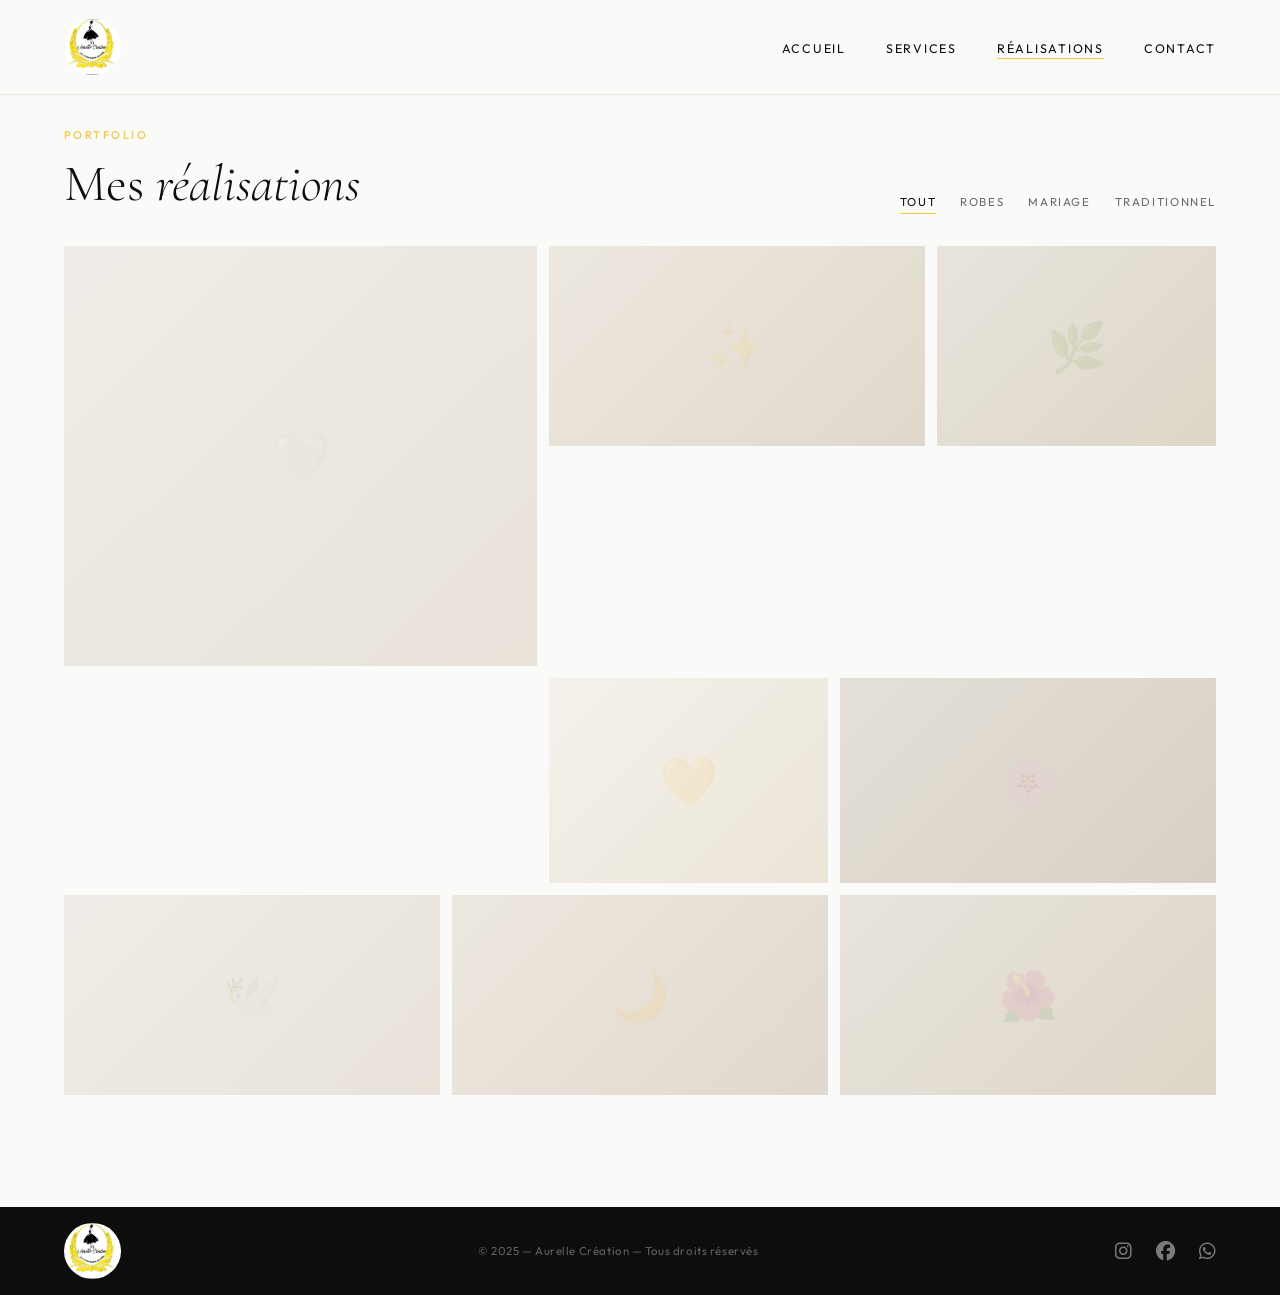
<file: realisations.html>
<!DOCTYPE html>
<html lang="fr">
<head>
  <meta charset="UTF-8">
  <meta name="viewport" content="width=device-width, initial-scale=1.0">
  <title>Aurelle Création — Vous rendre encore plus belle</title>
  <link href="https://fonts.googleapis.com/css2?family=Cormorant+Garamond:ital,wght@0,300;0,400;0,600;1,300;1,400&family=Outfit:wght@300;400;500&display=swap" rel="stylesheet">
  <link rel="stylesheet" href="https://cdnjs.cloudflare.com/ajax/libs/font-awesome/6.4.0/css/all.min.css">
  <link rel="stylesheet" href="styles.css">
  <script src="jv.js" defer></script>
</head>
<body>

<!-- ═══════════════════════════ NAV ═══════════════════════════ -->
<nav id="navbar">
  <a href="index.html" class="nav-logo"><img src="Aurelle_couture.jpeg" class="logo-img"></a>
  <ul class="nav-links">
    <li><a href="index.html">Accueil</a></li>
    <li><a href="services.html">Services</a></li>
    <li><a href="realisations.html">Réalisations</a></li>
    <li><a href="contact.html">Contact</a></li>
  </ul>
  <div class="hamburger" id="hamburger" onclick="toggleMenu()">
    <span></span><span></span><span></span>
  </div>
</nav>

<div class="mobile-menu" id="mobileMenu">
  <a href="index.html" onclick="closeMenu()">Accueil</a>
  <a href="services.html" onclick="closeMenu()">Services</a>
  <a href="realisations.html" onclick="closeMenu()">Réalisations</a>
  <a href="contact.html" onclick="closeMenu()">Contact</a>
</div>

<section id="realisations">
  <div class="realisations-header">
    <div>
      <div class="section-tag reveal">Portfolio</div>
      <h2 class="section-title reveal">Mes <em>réalisations</em></h2>
    </div>
    <div class="filter-tabs">
      <button class="filter-tab active" onclick="filterPortfolio('all',this)">Tout</button>
      <button class="filter-tab" onclick="filterPortfolio('robe',this)">Robes</button>
      <button class="filter-tab" onclick="filterPortfolio('mariage',this)">Mariage</button>
      <button class="filter-tab" onclick="filterPortfolio('traditionnel',this)">Traditionnel</button>
    </div>
  </div>
  <div class="portfolio-grid" id="portfolioGrid">
    <div class="portfolio-item ph-1" data-cat="mariage">
      <div class="portfolio-img">🤍</div>
      <div class="portfolio-overlay">
        <div class="portfolio-title">Robe de Mariée</div>
        <div class="portfolio-cat">Mariage · Dentelle & Soie</div>
      </div>
    </div>
    <div class="portfolio-item ph-2" data-cat="robe">
      <div class="portfolio-img">✨</div>
      <div class="portfolio-overlay">
        <div class="portfolio-title">Robe de Soirée</div>
        <div class="portfolio-cat">Soirée · Velours</div>
      </div>
    </div>
    <div class="portfolio-item ph-3" data-cat="traditionnel">
      <div class="portfolio-img">🌿</div>
      <div class="portfolio-overlay">
        <div class="portfolio-title">Caftan Brodé</div>
        <div class="portfolio-cat">Traditionnel · Soie</div>
      </div>
    </div>
    <div class="portfolio-item ph-4" data-cat="robe">
      <div class="portfolio-img">💛</div>
      <div class="portfolio-overlay">
        <div class="portfolio-title">Robe Cocktail</div>
        <div class="portfolio-cat">Événement · Satin</div>
      </div>
    </div>
    <div class="portfolio-item ph-5" data-cat="traditionnel">
      <div class="portfolio-img">🌸</div>
      <div class="portfolio-overlay">
        <div class="portfolio-title">Takchita Moderne</div>
        <div class="portfolio-cat">Traditionnel · Organza</div>
      </div>
    </div>
    <div class="portfolio-item ph-1" data-cat="mariage">
      <div class="portfolio-img">🕊️</div>
      <div class="portfolio-overlay">
        <div class="portfolio-title">Voile & Accessoires</div>
        <div class="portfolio-cat">Mariage · Tulle</div>
      </div>
    </div>
    <div class="portfolio-item ph-2" data-cat="robe">
      <div class="portfolio-img">🌙</div>
      <div class="portfolio-overlay">
        <div class="portfolio-title">Robe Longue</div>
        <div class="portfolio-cat">Soirée · Mousseline</div>
      </div>
    </div>
    <div class="portfolio-item ph-3" data-cat="traditionnel">
      <div class="portfolio-img">🌺</div>
      <div class="portfolio-overlay">
        <div class="portfolio-title">Ceinture Brodée</div>
        <div class="portfolio-cat">Accessoire · Broderie</div>
      </div>
    </div>
  </div>
</section>


<footer>
    <a href="index.html" class="nav-logo"><img src="Aurelle_couture.jpeg" class="logo-img"></a>
  <div class="footer-copy">© 2025 — Aurelle Création — Tous droits réservés</div>
  <div class="footer-social">
    <a href="#" title="Instagram"><i class="fab fa-instagram"></i></a>
    <a href="#" title="Facebook"><i class="fab fa-facebook"></i></a>
    <a href="#" title="WhatsApp"><i class="fab fa-whatsapp"></i></a>
  </div>
</footer>

</body>
</html>
</file>
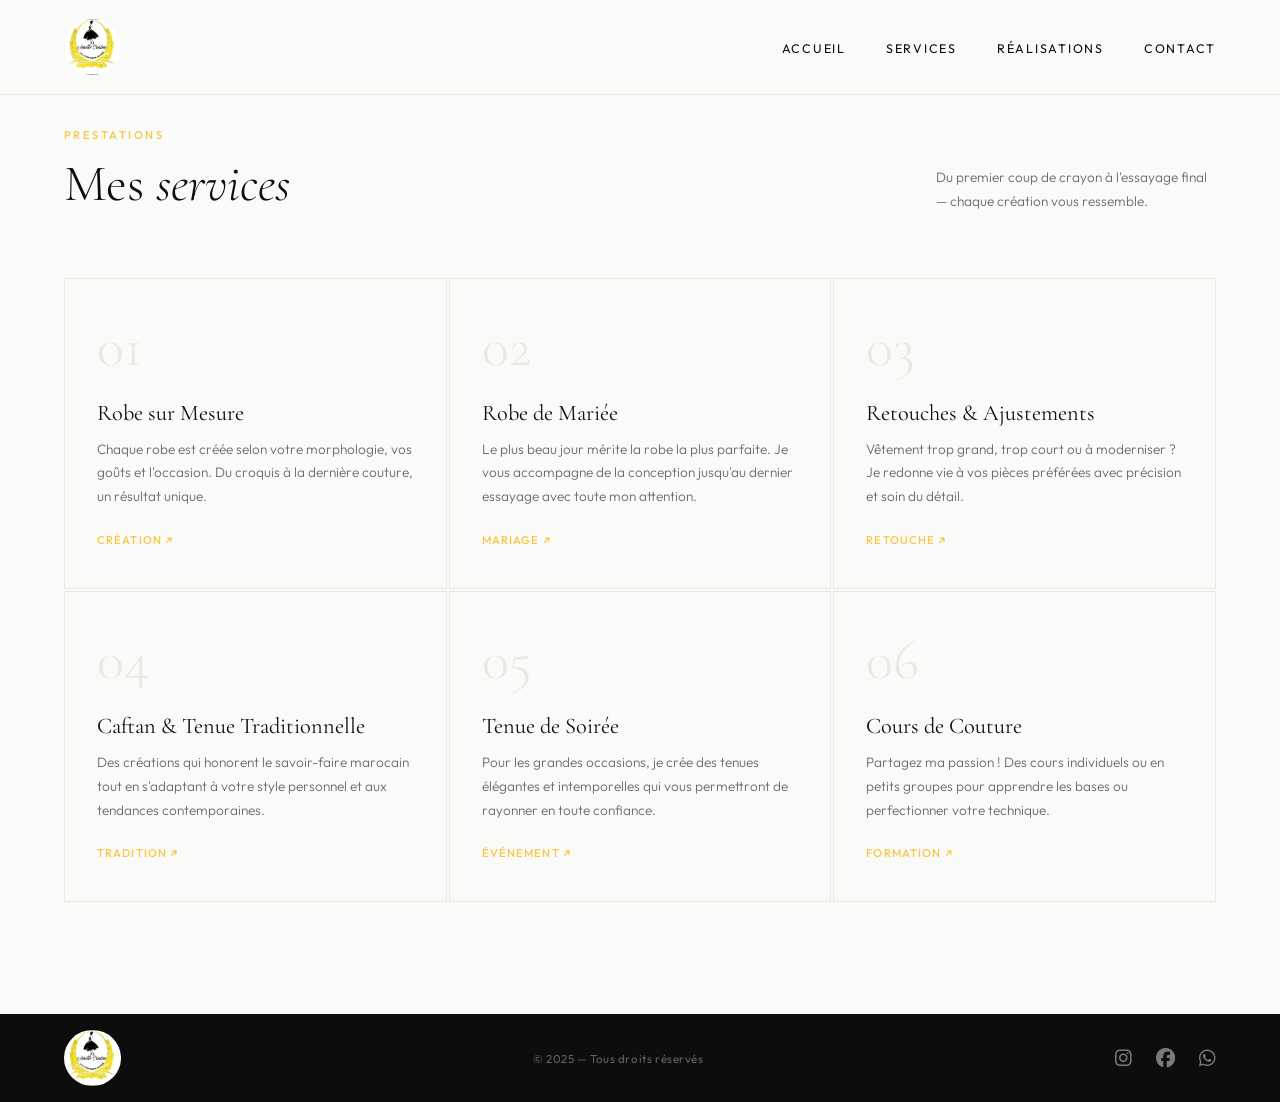
<file: Services.html>
<!DOCTYPE html>
<html lang="fr">
<head>
  <meta charset="UTF-8">
  <meta name="viewport" content="width=device-width, initial-scale=1.0">
  <title>Aurelle Création — Vous rendre encore plus belle</title>
  <link href="https://fonts.googleapis.com/css2?family=Cormorant+Garamond:ital,wght@0,300;0,400;0,600;1,300;1,400&family=Outfit:wght@300;400;500&display=swap" rel="stylesheet">
  <link rel="stylesheet" href="https://cdnjs.cloudflare.com/ajax/libs/font-awesome/6.4.0/css/all.min.css">
  <link rel="stylesheet" href="styles.css">
  <script src="jv.js" defer></script>
</head>
<body>

<!-- ═══════════════════════════ NAV ═══════════════════════════ -->
<nav id="navbar">
  <a href="index.html" class="nav-logo"><img src="Aurelle_couture.jpeg" class="logo-img"></a>
  <ul class="nav-links">
    <li><a href="index.html">Accueil</a></li>
    <li><a href="services.html">Services</a></li>
    <li><a href="realisations.html">Réalisations</a></li>
    <li><a href="contact.html">Contact</a></li>
  </ul>
  <div class="hamburger" id="hamburger" onclick="toggleMenu()">
    <span></span><span></span><span></span>
  </div>
</nav>

<div class="mobile-menu" id="mobileMenu">
  <a href="index.html" onclick="closeMenu()">Accueil</a>
  <a href="Services.html" onclick="closeMenu()">Services</a>
  <a href="realisations.html" onclick="closeMenu()">Réalisations</a>
  <a href="contact.html" onclick="closeMenu()">Contact</a>
</div>
    <section id="services">
  <div class="services-header">
    <div>
      <div class="section-tag reveal">Prestations</div>
      <h2 class="section-title reveal">Mes <em>services</em></h2>
    </div>
    <p style="max-width:280px;font-size:0.85rem;color:var(--gray);font-weight:300;line-height:1.75" class="reveal">
      Du premier coup de crayon à l'essayage final — chaque création vous ressemble.
    </p>
  </div>
  <div class="services-grid">
    <div class="service-card reveal">
      <div class="service-number">01</div>
      <div class="service-name">Robe sur Mesure</div>
      <p class="service-desc">Chaque robe est créée selon votre morphologie, vos goûts et l'occasion. Du croquis à la dernière couture, un résultat unique.</p>
      <span class="service-tag">Création ↗</span>
    </div>
    <div class="service-card reveal reveal-delay-1">
      <div class="service-number">02</div>
      <div class="service-name">Robe de Mariée</div>
      <p class="service-desc">Le plus beau jour mérite la robe la plus parfaite. Je vous accompagne de la conception jusqu'au dernier essayage avec toute mon attention.</p>
      <span class="service-tag">Mariage ↗</span>
    </div>
    <div class="service-card reveal reveal-delay-2">
      <div class="service-number">03</div>
      <div class="service-name">Retouches & Ajustements</div>
      <p class="service-desc">Vêtement trop grand, trop court ou à moderniser ? Je redonne vie à vos pièces préférées avec précision et soin du détail.</p>
      <span class="service-tag">Retouche ↗</span>
    </div>
    <div class="service-card reveal reveal-delay-1">
      <div class="service-number">04</div>
      <div class="service-name">Caftan & Tenue Traditionnelle</div>
      <p class="service-desc">Des créations qui honorent le savoir-faire marocain tout en s'adaptant à votre style personnel et aux tendances contemporaines.</p>
      <span class="service-tag">Tradition ↗</span>
    </div>
    <div class="service-card reveal reveal-delay-2">
      <div class="service-number">05</div>
      <div class="service-name">Tenue de Soirée</div>
      <p class="service-desc">Pour les grandes occasions, je crée des tenues élégantes et intemporelles qui vous permettront de rayonner en toute confiance.</p>
      <span class="service-tag">Événement ↗</span>
    </div>
    <div class="service-card reveal reveal-delay-3">
      <div class="service-number">06</div>
      <div class="service-name">Cours de Couture</div>
      <p class="service-desc">Partagez ma passion ! Des cours individuels ou en petits groupes pour apprendre les bases ou perfectionner votre technique.</p>
      <span class="service-tag">Formation ↗</span>
    </div>
  </div>
</section>

<footer>
    <a href="index.html" class="nav-logo"><img src="Aurelle_couture.jpeg" class="logo-img"></a>
  <div class="footer-copy">© 2025 — Tous droits réservés</div>
  <div class="footer-social">
    <a href="#" title="Instagram"><i class="fab fa-instagram"></i></a>
    <a href="#" title="Facebook"><i class="fab fa-facebook"></i></a>
    <a href="#" title="WhatsApp"><i class="fab fa-whatsapp"></i></a>
  </div>
</footer>

</body>
</html>
</file>
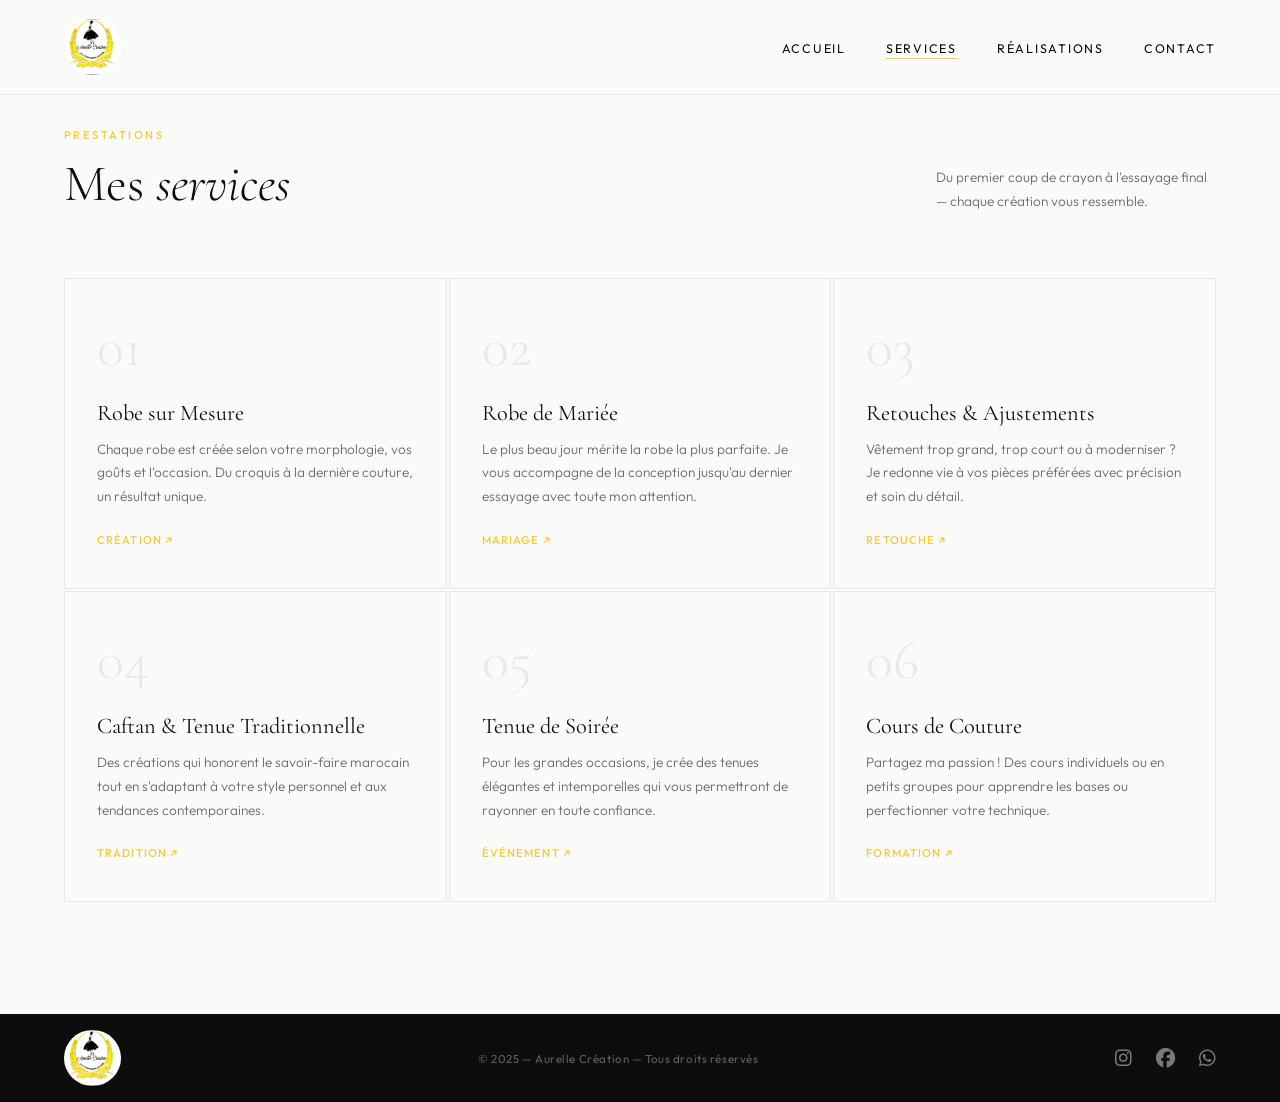
<file: services.html>
<!DOCTYPE html>
<html lang="fr">
<head>
  <meta charset="UTF-8">
  <meta name="viewport" content="width=device-width, initial-scale=1.0">
  <title>Aurelle Création — Vous rendre encore plus belle</title>
  <link href="https://fonts.googleapis.com/css2?family=Cormorant+Garamond:ital,wght@0,300;0,400;0,600;1,300;1,400&family=Outfit:wght@300;400;500&display=swap" rel="stylesheet">
  <link rel="stylesheet" href="https://cdnjs.cloudflare.com/ajax/libs/font-awesome/6.4.0/css/all.min.css">
  <link rel="stylesheet" href="styles.css">
  <script src="jv.js" defer></script>
</head>
<body>

<!-- ═══════════════════════════ NAV ═══════════════════════════ -->
<nav id="navbar">
  <a href="index.html" class="nav-logo"><img src="Aurelle_couture.jpeg" class="logo-img"></a>
  <ul class="nav-links">
    <li><a href="index.html">Accueil</a></li>
    <li><a href="services.html">Services</a></li>
    <li><a href="realisations.html">Réalisations</a></li>
    <li><a href="contact.html">Contact</a></li>
  </ul>
  <div class="hamburger" id="hamburger" onclick="toggleMenu()">
    <span></span><span></span><span></span>
  </div>
</nav>

<div class="mobile-menu" id="mobileMenu">
  <a href="index.html" onclick="closeMenu()">Accueil</a>
  <a href="services.html" onclick="closeMenu()">Services</a>
  <a href="realisations.html" onclick="closeMenu()">Réalisations</a>
  <a href="contact.html" onclick="closeMenu()">Contact</a>
</div>
    <section id="services">
  <div class="services-header">
    <div>
      <div class="section-tag reveal">Prestations</div>
      <h2 class="section-title reveal">Mes <em>services</em></h2>
    </div>
    <p style="max-width:280px;font-size:0.85rem;color:var(--gray);font-weight:300;line-height:1.75" class="reveal">
      Du premier coup de crayon à l'essayage final — chaque création vous ressemble.
    </p>
  </div>
  <div class="services-grid">
    <div class="service-card reveal">
      <div class="service-number">01</div>
      <div class="service-name">Robe sur Mesure</div>
      <p class="service-desc">Chaque robe est créée selon votre morphologie, vos goûts et l'occasion. Du croquis à la dernière couture, un résultat unique.</p>
      <span class="service-tag">Création ↗</span>
    </div>
    <div class="service-card reveal reveal-delay-1">
      <div class="service-number">02</div>
      <div class="service-name">Robe de Mariée</div>
      <p class="service-desc">Le plus beau jour mérite la robe la plus parfaite. Je vous accompagne de la conception jusqu'au dernier essayage avec toute mon attention.</p>
      <span class="service-tag">Mariage ↗</span>
    </div>
    <div class="service-card reveal reveal-delay-2">
      <div class="service-number">03</div>
      <div class="service-name">Retouches & Ajustements</div>
      <p class="service-desc">Vêtement trop grand, trop court ou à moderniser ? Je redonne vie à vos pièces préférées avec précision et soin du détail.</p>
      <span class="service-tag">Retouche ↗</span>
    </div>
    <div class="service-card reveal reveal-delay-1">
      <div class="service-number">04</div>
      <div class="service-name">Caftan & Tenue Traditionnelle</div>
      <p class="service-desc">Des créations qui honorent le savoir-faire marocain tout en s'adaptant à votre style personnel et aux tendances contemporaines.</p>
      <span class="service-tag">Tradition ↗</span>
    </div>
    <div class="service-card reveal reveal-delay-2">
      <div class="service-number">05</div>
      <div class="service-name">Tenue de Soirée</div>
      <p class="service-desc">Pour les grandes occasions, je crée des tenues élégantes et intemporelles qui vous permettront de rayonner en toute confiance.</p>
      <span class="service-tag">Événement ↗</span>
    </div>
    <div class="service-card reveal reveal-delay-3">
      <div class="service-number">06</div>
      <div class="service-name">Cours de Couture</div>
      <p class="service-desc">Partagez ma passion ! Des cours individuels ou en petits groupes pour apprendre les bases ou perfectionner votre technique.</p>
      <span class="service-tag">Formation ↗</span>
    </div>
  </div>
</section>

<footer>
    <a href="index.html" class="nav-logo"><img src="Aurelle_couture.jpeg" class="logo-img"></a>
  <div class="footer-copy">© 2025 — Aurelle Création — Tous droits réservés</div>
  <div class="footer-social">
    <a href="#" title="Instagram"><i class="fab fa-instagram"></i></a>
    <a href="#" title="Facebook"><i class="fab fa-facebook"></i></a>
    <a href="#" title="WhatsApp"><i class="fab fa-whatsapp"></i></a>
  </div>
</footer>

</body>
</html>
</file>
<file: styles.css>
/* ═══════════════ VARIABLES ═══════════════ */
:root {
  --yellow: #F5C842;
  --yellow-light: #FDF3CC;
  --white: #FAFAF8;
  --black: #0D0D0D;
  --gray: #6B6B6B;
  --gray-light: #E8E8E5;
  --font-display: 'Cormorant Garamond', serif;
  --font-body: 'Outfit', sans-serif;
}

* { margin: 0; padding: 0; box-sizing: border-box; }
html { scroll-behavior: smooth; }
body { font-family: var(--font-body); background: var(--white); color: var(--black); overflow-x: hidden; }

/* ═══════════════ NAV ═══════════════ */
nav {
  position: fixed; top: 0; left: 0; right: 0; z-index: 100;
  display: flex; justify-content: space-between; align-items: center;
  padding: 1.2rem 4rem;
  transition: background 0.4s, box-shadow 0.4s;
}
nav.static-nav {
  background: rgba(250,250,248,0.96);
  backdrop-filter: blur(12px);
  box-shadow: 0 1px 0 var(--gray-light);
}

nav.static-nav .nav-links a {
  color: var(--black);
}

/* On garde ton effet de scroll existant pour l'accueil */
nav.scrolled {
  background: rgba(250,250,248,0.96);
  backdrop-filter: blur(12px);
  box-shadow: 0 1px 0 var(--gray-light);
}

nav.scrolled .nav-links a {
  color: var(--black);
}
nav.scrolled {
  background: rgba(250,250,248,0.96);
  backdrop-filter: blur(12px);
  box-shadow: 0 1px 0 var(--gray-light);
}
.nav-logo { text-decoration: none; display: flex; align-items: center; }
.logo-img { height: 56px; width: auto; object-fit: contain; display: block; border-radius: 50%; }
.nav-links { display: flex; gap: 2.5rem; list-style: none; }
.nav-links a {
  font-size: 0.78rem; font-weight: 400; letter-spacing: 0.14em;
  text-transform: uppercase; color: var(--white); text-decoration: none;
  position: relative; padding-bottom: 3px; transition: color 0.3s;
}
nav.scrolled .nav-links a { color: var(--black); }
.nav-links a::after {
  content: ''; position: absolute; bottom: 0; left: 0;
  width: 0; height: 1px; background: var(--yellow); transition: width 0.3s;
}
.nav-links a:hover::after, .nav-links a.active::after { width: 100%; }

.hamburger { display: none; flex-direction: column; gap: 5px; cursor: pointer; }
.hamburger span { display: block; width: 24px; height: 1.5px; background: var(--white); transition: all 0.3s; }
nav.scrolled .hamburger span { background: var(--black); }
.hamburger.open span:nth-child(1) { transform: translateY(6.5px) rotate(45deg); }
.hamburger.open span:nth-child(2) { opacity: 0; }
.hamburger.open span:nth-child(3) { transform: translateY(-6.5px) rotate(-45deg); }

.mobile-menu {
  display: none; position: fixed; inset: 0; background: var(--white); z-index: 99;
  flex-direction: column; justify-content: center; align-items: center; gap: 2.5rem;
}
.mobile-menu.open { display: flex; }
.mobile-menu a {
  font-family: var(--font-display); font-size: 2.8rem; font-weight: 300;
  color: var(--black); text-decoration: none; letter-spacing: 0.05em;
}
.mobile-menu a:hover { color: var(--yellow); }

/* ═══════════════ SECTIONS COMMUNES ═══════════════ */
section { padding: 7rem 4rem; }
.section-tag { font-size: 0.7rem; letter-spacing: 0.22em; text-transform: uppercase; color: var(--yellow); font-weight: 500; margin-bottom: 0.8rem; }
.section-title { font-family: var(--font-display); font-size: clamp(2.2rem, 4vw, 3.5rem); font-weight: 300; line-height: 1.15; }
.section-title em { font-style: italic; }
.divider { width: 3rem; height: 1px; background: var(--yellow); margin: 2rem 0; }

/* ═══════════════ HERO ═══════════════ */
#accueil {
  min-height: 100vh;
  display: flex;
  flex-direction: column;
  padding: 0;
  position: relative;
  overflow: hidden;
  background-image: url('mannequin.jpeg');
  background-size: cover;
  background-position: center;
  background-repeat: no-repeat;
}

/* Ombre douce — légère en haut, profonde en bas */
#accueil::before {
  content: '';
  position: absolute; inset: 0;
  background: linear-gradient(
    to bottom,
    rgba(0,0,0,0.30) 0%,
    rgba(0,0,0,0.15) 35%,
    rgba(0,0,0,0.55) 75%,
    rgba(0,0,0,0.80) 100%
  );
  z-index: 1;
}
#accueil > * { position: relative; z-index: 2; }

/* Zone centrale — slogan flotte sur la photo */
.hero-main {
  flex: 1;
  display: flex;
  flex-direction: column;
  justify-content: center;
  padding: 9rem 4rem 2rem;
}

/* Barre collée au pied de la photo */
.hero-bottom {
  padding: 1.8rem 4rem;
  display: flex;
  align-items: center;
  justify-content: space-between;
  gap: 2rem;
  flex-wrap: wrap;
  background: rgba(0,0,0,0.55);
  backdrop-filter: blur(4px);
  border-top: 1px solid rgba(245,200,66,0.25);
}

.hero-eyebrow {
  font-size: 0.72rem; font-weight: 400; letter-spacing: 0.22em;
  text-transform: uppercase; color: rgb(255, 255, 255); margin-bottom: 1.5rem;
  display: flex; align-items: center; gap: 1rem;
  opacity: 0; animation: fadeUp 0.8s ease forwards 0.2s;
}
.hero-eyebrow::before { content: ''; display: block; width: 2rem; height: 1px; background: var(--yellow); }

.hero-title {
  font-family: var(--font-display);
  font-size: clamp(3.5rem, 8vw, 8rem);
  font-weight: 300; line-height: 1.05; letter-spacing: -0.02em; max-width: 820px;
  color: var(--white);
  text-shadow: 0 2px 20px rgba(0,0,0,0.6), 0 1px 6px rgba(0,0,0,0.8);
  opacity: 0; animation: fadeUp 0.9s ease forwards 0.4s;
}
.hero-title em { font-style: italic; color: var(--yellow); }

.hero-subtitle {
  font-size: 0.95rem; font-weight: 300; color: rgba(255,255,255,0.95);
  max-width: 460px; line-height: 1.8; margin: 0;
  opacity: 0; animation: fadeUp 0.9s ease forwards 0.6s;
}
.hero-cta {
  display: flex; gap: 1.5rem; align-items: center; flex-wrap: wrap;
  opacity: 0; animation: fadeUp 0.9s ease forwards 0.8s;
}
.btn-primary {
  background: var(--yellow); color: var(--black);
  padding: 0.9rem 2.2rem; font-family: var(--font-body);
  font-size: 0.78rem; font-weight: 500; letter-spacing: 0.12em;
  text-transform: uppercase; text-decoration: none; transition: background 0.3s, color 0.3s;
}
.btn-primary:hover { background: var(--white); color: var(--black); }
.btn-secondary {
  font-size: 0.78rem; font-weight: 400; letter-spacing: 0.1em;
  text-transform: uppercase; color: rgba(255,255,255,0.95); text-decoration: none;
  display: flex; align-items: center; gap: 0.5rem;
}
.btn-secondary::after { content: '→'; transition: transform 0.3s; }
.btn-secondary:hover::after { transform: translateX(5px); }
.btn-secondary:hover { color: var(--yellow); }
.thread-line { display: none; }

/* ═══════════════ À PROPOS ═══════════════ */
#apropos {
  background: var(--white); color: var(--black);
  display: grid; grid-template-columns: 1fr 1fr; gap: 6rem; align-items: center;
}
#apropos .section-title { color: var(--black); }
.apropos-text { font-size: 0.95rem; font-weight: 300; line-height: 1.9; color: rgba(9, 8, 8, 0.65); }
.apropos-stats { display: grid; grid-template-columns: 1fr 1fr; gap: 2rem; margin-top: 3rem; }
.stat-number { font-family: var(--font-display); font-size: 3rem; font-weight: 300; color: var(--yellow); line-height: 1; }
.stat-label { font-size: 0.72rem; letter-spacing: 0.1em; text-transform: uppercase; color: rgba(255,255,255,0.45); margin-top: 0.4rem; }
.apropos-portrait {
  width: 100%; aspect-ratio: 3/4; background: #1A1A1A;
  position: relative; display: flex; align-items: center; justify-content: center; overflow: hidden;
}

.apropos-portrait::before { content: ''; position: absolute; inset: 20px; border: 1px solid rgba(245,200,66,0.15); }
.portrait-badge {
  position: absolute; bottom: 2rem; right: -1rem;
  background: var(--yellow); color: var(--black);
  padding: 1rem 1.5rem; font-family: var(--font-display); font-size: 0.95rem; font-style: italic;
}

/* ═══════════════ MAP ═══════════════ */
#map-section { padding:0; background: var(--black); }
.map-container { display: grid; grid-template-columns: 1fr 1.6fr; align-items: center; margin: 0 auto;}
.map-info { background: var(--black); color: var(--white); padding: 5rem 4rem; display: flex; flex-direction: column; }
.map-info .section-tag { color: var(--yellow); }
.map-info .section-title { color: var(--white); font-size: 2rem; }
.map-details { margin-top: 2rem; display: flex; flex-direction: column; gap: 1.5rem; }
.map-detail-item { display: flex; gap: 1rem; align-items: flex-start; }
.map-icon {
  width: 38px; height: 38px; background: rgba(245,200,66,0.08);
  border: 1px solid rgba(245,200,66,0.2);
  display: flex; align-items: center; justify-content: center; font-size: 0.9rem; flex-shrink: 0;
}
.map-detail-text { font-size: 0.85rem; color: rgba(255,255,255,0.55); line-height: 1.6; }
.map-detail-text strong { color: var(--white); display: block; margin-bottom: 0.2rem; font-weight: 400; }
.map-iframe-wrap { height: 450px; overflow: hidden; display: flex; align-items: center; justify-content: center; }
.map-iframe-wrap iframe { width: 100%; height: 100%; border: none; filter: grayscale(20%) contrast(1.05); padding-right: 100px;}

/* ═══════════════ SERVICES ═══════════════ */
#services { background: var(--white); padding-top: 8rem; }
.services-header { display: flex; justify-content: space-between; align-items: flex-end; margin-bottom: 4rem; }
.services-grid { display: grid; grid-template-columns: repeat(3, 1fr); gap: 2px; }
.service-card {
  background: var(--white); border: 1px solid var(--gray-light);
  padding: 2.5rem 2rem; transition: all 0.4s; cursor: default;
  position: relative; overflow: hidden;
}
.service-card::before {
  content: ''; position: absolute; bottom: 0; left: 0;
  width: 0; height: 2px; background: var(--yellow); transition: width 0.4s;
}
.service-card:hover { background: var(--black); color: var(--white); }
.service-card:hover::before { width: 100%; }
.service-number { font-family: var(--font-display); font-size: 3.5rem; font-weight: 300; color: var(--gray-light); line-height: 1; margin-bottom: 1.5rem; transition: color 0.4s; }
.service-card:hover .service-number { color: rgba(245,200,66,0.15); }
.service-name { font-family: var(--font-display); font-size: 1.4rem; font-weight: 400; margin-bottom: 0.75rem; }
.service-desc { font-size: 0.85rem; font-weight: 300; line-height: 1.75; color: var(--gray); transition: color 0.4s; }
.service-card:hover .service-desc { color: rgba(255,255,255,0.55); }
.service-tag { display: inline-block; margin-top: 1.5rem; font-size: 0.7rem; letter-spacing: 0.1em; text-transform: uppercase; color: var(--yellow); font-weight: 500; }

/* ═══════════════ RÉALISATIONS ═══════════════ */
#realisations { background: var(--white); padding-top: 8rem; }
.realisations-header { display: flex; justify-content: space-between; align-items: flex-end; margin-bottom: 2rem; flex-wrap: wrap; gap: 1rem; }
.filter-tabs { display: flex; gap: 1.5rem; flex-wrap: wrap; }
.filter-tab {
  font-size: 0.72rem; letter-spacing: 0.14em; text-transform: uppercase; font-weight: 400;
  cursor: pointer; padding-bottom: 4px; border: none; border-bottom: 1px solid transparent;
  color: var(--gray); transition: all 0.3s; background: none; font-family: var(--font-body);
}
.filter-tab.active, .filter-tab:hover { color: var(--black); border-bottom-color: var(--yellow); }
.portfolio-grid {
  display: grid; grid-template-columns: repeat(12, 1fr);
  grid-auto-rows: auto; gap: 0.75rem;
}
.portfolio-item { position: relative; overflow: hidden; cursor: pointer; transition: opacity 0.4s, transform 0.4s; }
.portfolio-item:nth-child(1) { grid-column: 1/6; height: 420px; }
.portfolio-item:nth-child(2) { grid-column: 6/10; height: 200px; }
.portfolio-item:nth-child(3) { grid-column: 10/13; height: 200px; }
.portfolio-item:nth-child(4) { grid-column: 6/9; height: 205px; }
.portfolio-item:nth-child(5) { grid-column: 9/13; height: 205px; }
.portfolio-item:nth-child(6) { grid-column: 1/5; height: 200px; }
.portfolio-item:nth-child(7) { grid-column: 5/9; height: 200px; }
.portfolio-item:nth-child(8) { grid-column: 9/13; height: 200px; }
.portfolio-img { width: 100%; height: 100%; display: flex; align-items: center; justify-content: center; font-size: 3rem; color: rgba(0,0,0,0.1); transition: transform 0.6s ease; }
.portfolio-overlay {
  position: absolute; inset: 0; background: rgba(13,13,13,0.72);
  display: flex; flex-direction: column; justify-content: flex-end;
  padding: 1.5rem; opacity: 0; transition: opacity 0.4s;
}
.portfolio-item:hover .portfolio-overlay { opacity: 1; }
.portfolio-item:hover .portfolio-img { transform: scale(1.06); }
.portfolio-title { font-family: var(--font-display); font-size: 1.3rem; font-weight: 400; color: var(--white); font-style: italic; }
.portfolio-cat { font-size: 0.7rem; letter-spacing: 0.15em; text-transform: uppercase; color: var(--yellow); margin-top: 0.3rem; }
.ph-1 { background: linear-gradient(135deg,#F0EDE8,#E8E2D9); }
.ph-2 { background: linear-gradient(135deg,#EDE8E0,#E0D8CC); }
.ph-3 { background: linear-gradient(135deg,#E8E4DC,#DDD6C8); }
.ph-4 { background: linear-gradient(135deg,#F5F1EB,#EBE5D8); }
.ph-5 { background: linear-gradient(135deg,#E4E0D8,#D8D0C4); }

/* ═══════════════ CONTACT ═══════════════ */
#contact { background: var(--white); display: grid; grid-template-columns: 1fr 1fr; gap: 8rem; align-items: start; padding-top: 8rem; }
.contact-info-title { font-family: var(--font-display); font-size: clamp(2rem, 3.5vw, 3rem); font-weight: 300; line-height: 1.2; margin-bottom: 1rem; }
.contact-info-title em { font-style: italic; color: var(--yellow); }
.contact-details { display: flex; flex-direction: column; gap: 1.5rem; margin-top: 3rem; }
.contact-item { display: flex; gap: 1rem; align-items: flex-start; }
.contact-icon { width: 40px; height: 40px; background: var(--yellow); display: flex; align-items: center; justify-content: center; font-size: 1rem; flex-shrink: 0; }
.contact-text strong { display: block; font-size: 0.7rem; letter-spacing: 0.1em; text-transform: uppercase; margin-bottom: 0.2rem; font-weight: 500; }
.contact-text span, .contact-text a { font-size: 0.9rem; color: var(--gray); text-decoration: none; }
.contact-text a:hover { color: var(--yellow); }
.contact-form { display: flex; flex-direction: column; gap: 1.5rem; }
.form-group { display: flex; flex-direction: column; gap: 0.5rem; }
.form-group label { font-size: 0.7rem; letter-spacing: 0.15em; text-transform: uppercase; color: var(--gray); }
.form-group input, .form-group textarea, .form-group select {
  width: 100%; padding: 1rem 0; border: none; border-bottom: 1px solid var(--gray-light);
  background: transparent; font-family: var(--font-body); font-size: 0.95rem;
  color: var(--black); outline: none; transition: border-color 0.3s; resize: none; -webkit-appearance: none;
}
.form-group input:focus, .form-group textarea:focus, .form-group select:focus { border-bottom-color: var(--yellow); }
.form-row { display: grid; grid-template-columns: 1fr 1fr; gap: 1.5rem; }
.btn-submit {
  margin-top: 0.5rem; background: var(--black); color: var(--white); border: none;
  padding: 1.2rem 3rem; font-family: var(--font-body); font-size: 0.78rem; font-weight: 400;
  letter-spacing: 0.14em; text-transform: uppercase; cursor: pointer; transition: background 0.3s, color 0.3s; align-self: flex-start;
}
.btn-submit:hover { background: var(--yellow); color: var(--black); }

/* ═══════════════ FOOTER ═══════════════ */
footer {
  background: var(--black); color: var(--white); padding: 1rem 4rem;
  display: flex; justify-content: space-between; align-items: center;
  
}
.footer-logo .logo-img { height: 44px; filter: brightness(0) invert(1); }
.footer-copy { font-size: 0.72rem; color: rgba(255,255,255,0.35); letter-spacing: 0.05em; }
.footer-social { display: flex; gap: 1.5rem; align-items: center; }
.footer-social a { font-size: 1.2rem; color: rgba(255,255,255,0.45); text-decoration: none; transition: color 0.3s; }
.footer-social a:hover { color: var(--yellow); }

/* ═══════════════ PAGE HEADER (sous-pages) ═══════════════ */
.page-header {
  padding: 10rem 4rem 4rem;
  background: var(--black); color: var(--white); text-align: center;
}
.page-header .section-tag { color: var(--yellow); }
.page-header h1 { font-family: var(--font-display); font-size: clamp(3rem, 6vw, 6rem); font-weight: 300; color: var(--white); margin-top: 0.5rem; }
.page-header h1 em { font-style: italic; color: var(--yellow); }

/* ═══════════════ ANIMATIONS ═══════════════ */
@keyframes fadeUp { from { opacity:0; transform:translateY(22px); } to { opacity:1; transform:translateY(0); } }
@keyframes fadeIn { from { opacity:0; } to { opacity:1; } }
.reveal { opacity:0; transform:translateY(28px); transition: opacity 0.85s ease, transform 0.85s ease; }
.reveal.visible { opacity:1; transform:translateY(0); }
.reveal-delay-1 { transition-delay:0.12s; }
.reveal-delay-2 { transition-delay:0.24s; }
.reveal-delay-3 { transition-delay:0.36s; }
.reveal-delay-4 { transition-delay:0.48s; }

/* ═══════════════ RESPONSIVE ═══════════════ */
@media (max-width: 1024px) {
  nav { padding: 1.2rem 2rem; }
  section { padding: 5rem 2rem; }
  .hero-main { padding: 7rem 2rem 2rem; }
  .hero-bottom { padding: 1.5rem 2rem; flex-direction: column; align-items: flex-start; gap: 1.2rem; }
  .services-grid { grid-template-columns: repeat(2,1fr); }
  #apropos { grid-template-columns: 1fr; gap: 3rem; }
  .apropos-portrait { max-height: 320px; }
  #contact { grid-template-columns: 1fr; gap: 4rem; }
  .map-container { grid-template-columns: 1fr; }
  .map-iframe-wrap { height: 300px; }
  footer { flex-direction: column; gap: 1.5rem; text-align: center; }
}
@media (max-width: 768px) {
  .apropos-portrait {
    aspect-ratio: 2 / 3;      /* portrait vertical — plus de hauteur */
    width: 100%;
    overflow: hidden; 
    position: relative;
  }
  .apropos-portrait img {
    object-position: center top;  /* colle au sommet = tête visible */
    width: 100%;
    height: 100%;
    object-fit: cover;
    object-position: top center;
  }
  .map-container {
    grid-template-columns: 1fr;
    gap: 2rem;
  }
  .map-info { padding: 2rem; }
  .nav-links { display: none; }
  .hamburger { display: flex; }
  .services-grid { grid-template-columns: 1fr; }
  .portfolio-item:nth-child(1) { grid-column: 1/-1; height: 260px; }
  .portfolio-item:nth-child(2) { grid-column: 1/7; height: 170px; }
  .portfolio-item:nth-child(3) { grid-column: 7/-1; height: 170px; }
  .portfolio-item:nth-child(4) { grid-column: 1/7; height: 170px; }
  .portfolio-item:nth-child(5) { grid-column: 7/-1; height: 170px; }
  .portfolio-item:nth-child(6) { grid-column: 1/-1; height: 170px; }
  .portfolio-item:nth-child(7), .portfolio-item:nth-child(8) { display: none; }
  .form-row { grid-template-columns: 1fr; }
  .services-header, .realisations-header { flex-direction: column; align-items: flex-start; gap: 1rem; }
  .map-info { padding: 3rem 2rem; }
  #services, #realisations, #contact { padding-top: 6rem; }
  .hero-title { font-size: clamp(3rem, 12vw, 5rem); }
}
</file>
